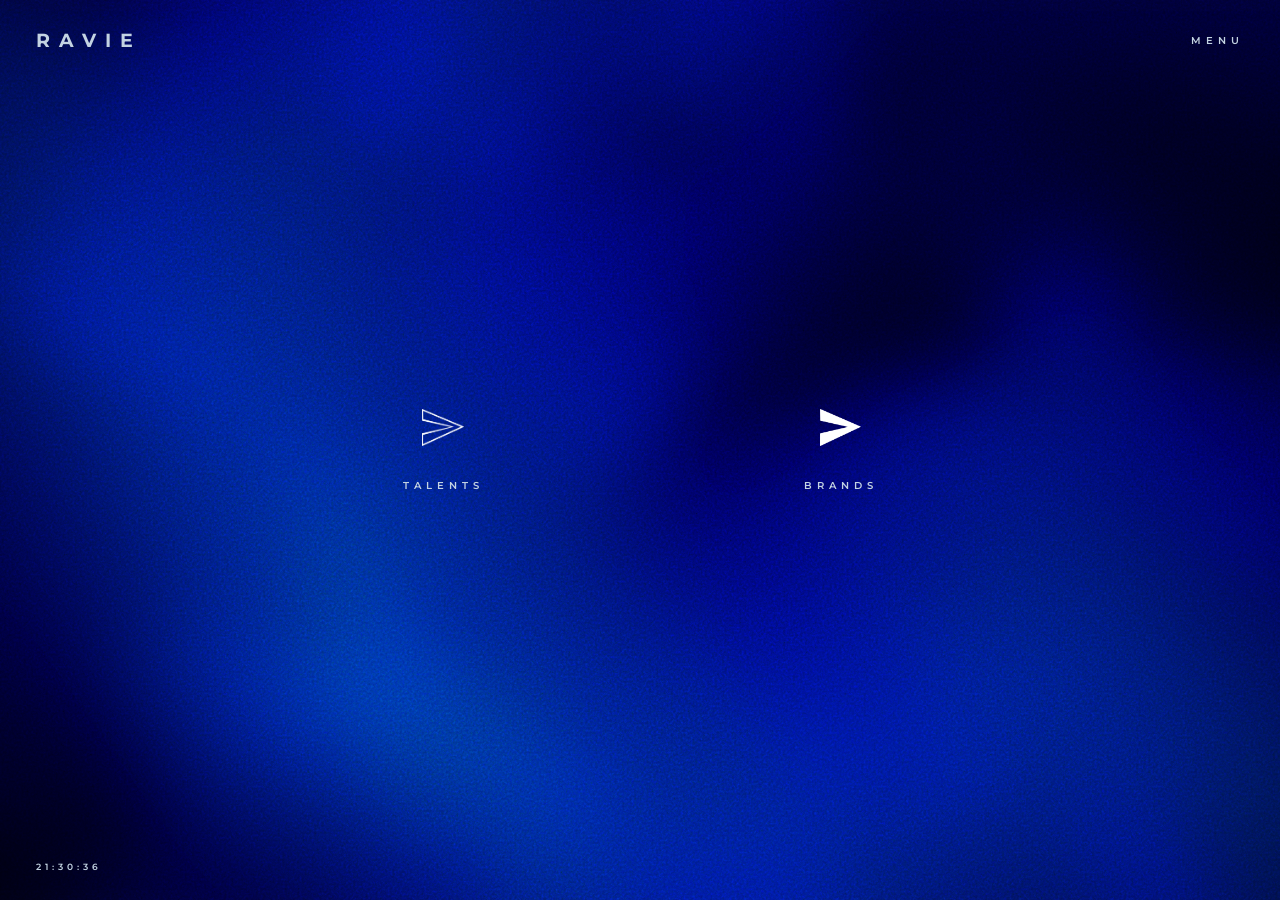
<file: index.html>
<!DOCTYPE html>
<html lang="en">
<head>
    <meta charset="UTF-8">
    <meta name="viewport" content="width=device-width, initial-scale=1.0, maximum-scale=1.0, user-scalable=no">
    
    <!-- Clean, professional title and description -->
    <title>RAVIE: The Talent Network</title>
    <meta name="description" content="We connect brands with potential talents.">

    <!-- Open Graph / Facebook / Instagram Link Preview Tags -->
    <meta property="og:type" content="website">
    <meta property="og:url" content="https://ravie.in/">
    <meta property="og:title" content="RAVIE: The Talent Network">
    <meta property="og:description" content="We connect brands with potential talents.">
    <!-- Make sure you upload an image named og-share.jpg to your github for this to work -->
    <meta property="og:image" content="https://ravie.in/og-share.jpg">

    <!-- Twitter Link Preview Tags -->
    <meta property="twitter:card" content="summary_large_image">
    <meta property="twitter:url" content="https://ravie.in/">
    <meta property="twitter:title" content="RAVIE: The Talent Network">
    <meta property="twitter:description" content="We connect brands with potential talents.">
    <meta property="twitter:image" content="https://ravie.in/og-share.jpg">

    <link rel="stylesheet" href="style.css">
    <link href="https://fonts.googleapis.com/css2?family=Montserrat:wght@400;600;700&family=Sen:wght@400;600&display=swap" rel="stylesheet">
</head>
<body>

    <canvas id="webgl-canvas" class="depth-surface"></canvas>
    <div class="grain"></div>

    <!-- DESKTOP HEADER -->
    <header class="top-nav">
        <div class="logo-container">
            <a href="index.html" style="text-decoration: none;"><span class="text-logo">RAVIE</span></a>
        </div>
        <div class="gateway-menu-toggle" id="gateway-menu-btn">MENU</div>
        <div class="hamburger" id="hamburger-menu">
            <div class="bar"></div>
            <div class="bar"></div>
            <div class="bar"></div>
        </div>
    </header>

    <!-- DESKTOP GLASS MENU OVERLAY -->
    <div class="liquid-glass-overlay" id="liquid-glass-overlay">
        <nav class="glass-nav-links">
            <span onclick="window.location.href='index.html'">HOME</span>
            <span onclick="window.location.href='about.html'">ABOUT</span>
            <span onclick="window.location.href='socials.html'">CONTACT US</span>
            <span onclick="window.location.href='policy.html'">LEGAL</span>
        </nav>
        <div class="copyright-footer">&copy; 2026 RAVIE. All rights reserved.</div>
    </div>

    <!-- MOBILE DROPDOWN -->
    <div class="mobile-dropdown" id="mobile-dropdown">
        <nav class="mobile-nav-links">
            <span onclick="window.location.href='index.html'">HOME</span>
            <span onclick="window.location.href='about.html'">ABOUT</span>
            <span onclick="window.location.href='socials.html'">CONTACT US</span>
            <span onclick="window.location.href='policy.html'">TERMS & POLICIES</span>
      
        </nav>
    </div>

    <!-- MAIN APP -->
    <main id="app-container">

        <!-- GATEWAY: The split-screen chooser -->
        <section id="gateway-view" class="view active-view">
            <div class="split-container">
                <div class="split-option" id="btn-creators">
                    <img src="assets/creator (web logo).png" alt="Talents" class="split-icon">
                    <span class="split-text">TALENTS</span>
                </div>
                <div class="split-option" id="btn-brands">
                    <img src="assets/Brand (web logo).png" alt="Brands" class="split-icon">
                    <span class="split-text">BRANDS</span>
                </div>
            </div>
        </section>

        <!-- PLATFORM: The ledger content view -->
        <section id="platform-view" class="view">

            <aside class="platform-sidebar">
                <div class="sidebar-option active-sidebar" id="side-talents">
                    <span>TALENTS</span>
                </div>
                <div class="sidebar-option" id="side-brands">
                    <span>BRANDS</span>
                </div>
            </aside>

            <div class="platform-content">

                <div class="ledger-stream" id="ledger-talents">
                    <div class="raw-text-block">
                        <h2>FOR TALENTS</h2>
                        <p>At RAVIE, we take time to actually understand your content, style, and vision. If you have an engaging community, we connect you with brands that genuinely fit your niche.</p>
                        <p>We believe every small creator has potential and they must be rewarded. Beyond just brand deals, we also help with creative direction, giving you fresh ideas whenever you get stuck or when you want to try something new.</p>
                        <p>Together, we take your content to the next level. Our model is open for every potential creator, and that's how we are <strong>Decentralizing Opportunities.</strong></p>
                        <a href="mailto:talents@ravie.in" class="terminal-link">Email &mdash; talents@ravie.in</a>
                    </div>
                </div>

                <div class="ledger-stream" id="ledger-brands">
                    <div class="raw-text-block">
                        <h2>FOR BRANDS</h2>
                        <p>We believe various potential creators can do more for you than a few big ones. So we take time to understand what your brand stands for and who you're trying to reach. Then we match you with hundreds of potential small creators whose content genuinely aligns with your goals, not whoever only has the biggest following.</p>
                        <p>We work closely with these small creators to shape content that feels native to their platform while still delivering your message clearly.</p>
                        <p>A few big people can't represent the whole niche due to a lack of deep connection, so spreading brand awareness among thousands of small creators is our vision.</p>
                        <a href="mailto:brands@ravie.in" class="terminal-link">Email &mdash; brands@ravie.in</a>
                    </div>
                </div>

            </div>
        </section>

    </main>

    <!-- Clock &mdash; desktop only, hidden on mobile via CSS -->
    <div id="console-clock">00:00:00</div>

    <script src="script.js"></script>
</body>
</html>
</file>
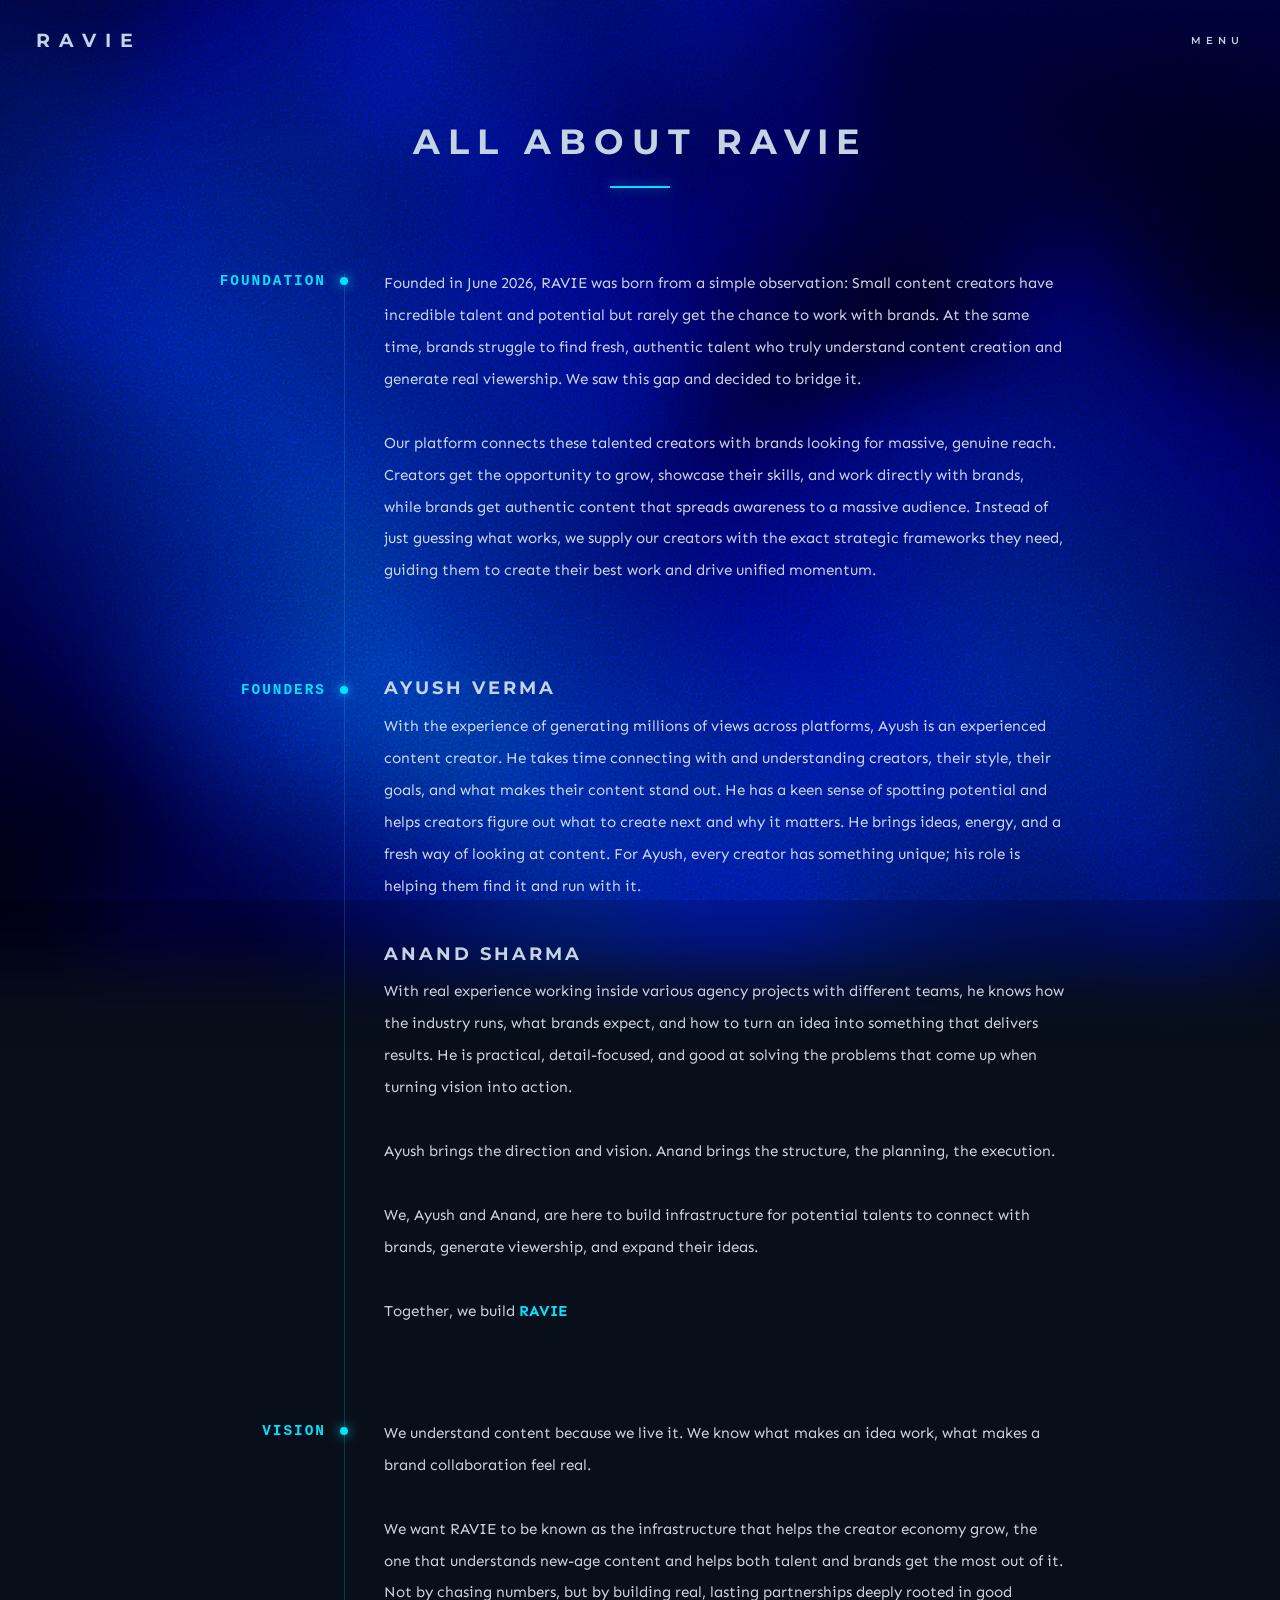
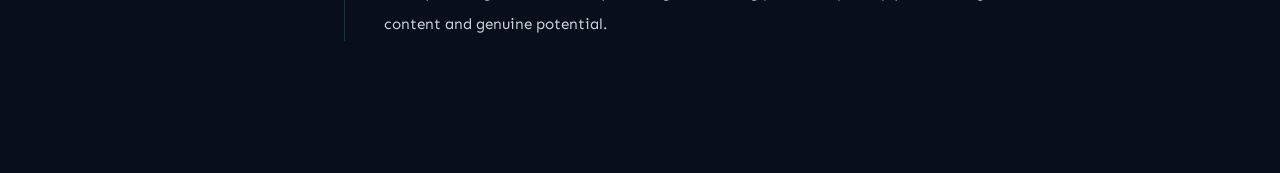
<file: about.html>
<!DOCTYPE html>
<html lang="en">
<head>
    <meta charset="UTF-8">
    <meta name="viewport" content="width=device-width, initial-scale=1.0, maximum-scale=1.0, user-scalable=no">
    <title>About | Ravie.in</title>
    <link rel="stylesheet" href="style.css">
    <link href="https://fonts.googleapis.com/css2?family=Montserrat:wght@400;600;700&family=Sen:wght@400;600&display=swap" rel="stylesheet">
</head>
<body>
    <canvas id="webgl-canvas" class="depth-surface"></canvas>
    <div class="grain"></div>

    <header class="top-nav">
        <div class="logo-container">
            <a href="index.html" style="text-decoration: none;"><span class="text-logo">RAVIE</span></a>
        </div>
        <div class="gateway-menu-toggle" id="gateway-menu-btn">MENU</div>
        <div class="hamburger" id="hamburger-menu">
            <div class="bar"></div>
            <div class="bar"></div>
            <div class="bar"></div>
        </div>
    </header>

    <div class="liquid-glass-overlay" id="liquid-glass-overlay">
      <nav class="glass-nav-links">
        <span onclick="window.location.href='index.html'">HOME</span>
        <span onclick="window.location.href='about.html'">ABOUT</span>
        <span onclick="window.location.href='socials.html'">CONTACT US</span>
        <span onclick="window.location.href='policy.html'">LEGAL</span>
      </nav>
      <div class="copyright-footer">&copy; 2026 RAVIE. All rights reserved.</div>
    </div>

    <div class="mobile-dropdown" id="mobile-dropdown">
        <nav class="mobile-nav-links">
            <span onclick="window.location.href='index.html'">HOME</span>
            <span onclick="window.location.href='about.html'">ABOUT</span>
            <span onclick="window.location.href='socials.html'">CONTACT US</span>
             <span onclick="window.location.href='policy.html'">TERMS & POLICIES</span>
        </nav>
    </div>

    <main id="about-container" class="page-container">
        <h1 class="page-title">ALL ABOUT RAVIE</h1>

        <div class="timeline-wrapper">
            <div class="timeline-step">
                <div class="step-indicator">
                    <span class="step-name">FOUNDATION</span>
                    <div class="step-node"></div>
                </div>
                <div class="step-content raw-text-block">
                    <p>Founded in June 2026, RAVIE was born from a simple observation: Small content creators have incredible talent and potential but rarely get the chance to work with brands. At the same time, brands struggle to find fresh, authentic talent who truly understand content creation and generate real viewership. We saw this gap and decided to bridge it.</p>
                    <p>Our platform connects these talented creators with brands looking for massive, genuine reach. Creators get the opportunity to grow, showcase their skills, and work directly with brands, while brands get authentic content that spreads awareness to a massive audience. Instead of just guessing what works, we supply our creators with the exact strategic frameworks they need, guiding them to create their best work and drive unified momentum.</p>
                </div>
            </div>

            <div class="timeline-step">
                <div class="step-indicator">
                    <span class="step-name">FOUNDERS</span>
                    <div class="step-node"></div>
                </div>
                <div class="step-content raw-text-block">
                    <h3>Ayush Verma</h3>
                    <p>With the experience of generating millions of views across platforms, Ayush is an experienced content creator. He takes time connecting with and understanding creators, their style, their goals, and what makes their content stand out. He has a keen sense of spotting potential and helps creators figure out what to create next and why it matters. He brings ideas, energy, and a fresh way of looking at content. For Ayush, every creator has something unique; his role is helping them find it and run with it.</p>

                    <h3>Anand Sharma</h3>
                    <p>With real experience working inside various agency projects with different teams, he knows how the industry runs, what brands expect, and how to turn an idea into something that delivers results. He is practical, detail-focused, and good at solving the problems that come up when turning vision into action.</p>

                    <p>Ayush brings the direction and vision. Anand brings the structure, the planning, the execution.</p>
                    <p>We, Ayush and Anand, are here to build infrastructure for potential talents to connect with brands, generate viewership, and expand their ideas.</p>
                    <p>Together, we build <strong>RAVIE</strong></p>
                </div>
            </div>

            <div class="timeline-step">
                <div class="step-indicator">
                    <span class="step-name">VISION</span>
                    <div class="step-node"></div>
                </div>
                <div class="step-content raw-text-block">
                    <p>We understand content because we live it. We know what makes an idea work, what makes a brand collaboration feel real.</p>
                    <p>We want RAVIE to be known as the infrastructure that helps the creator economy grow, the one that understands new-age content and helps both talent and brands get the most out of it. Not by chasing numbers, but by building real, lasting partnerships deeply rooted in good content and genuine potential.</p>
                </div>
            </div>
        </div>
    </main>

    <script src="script.js"></script>
</body>
</html>
</file>
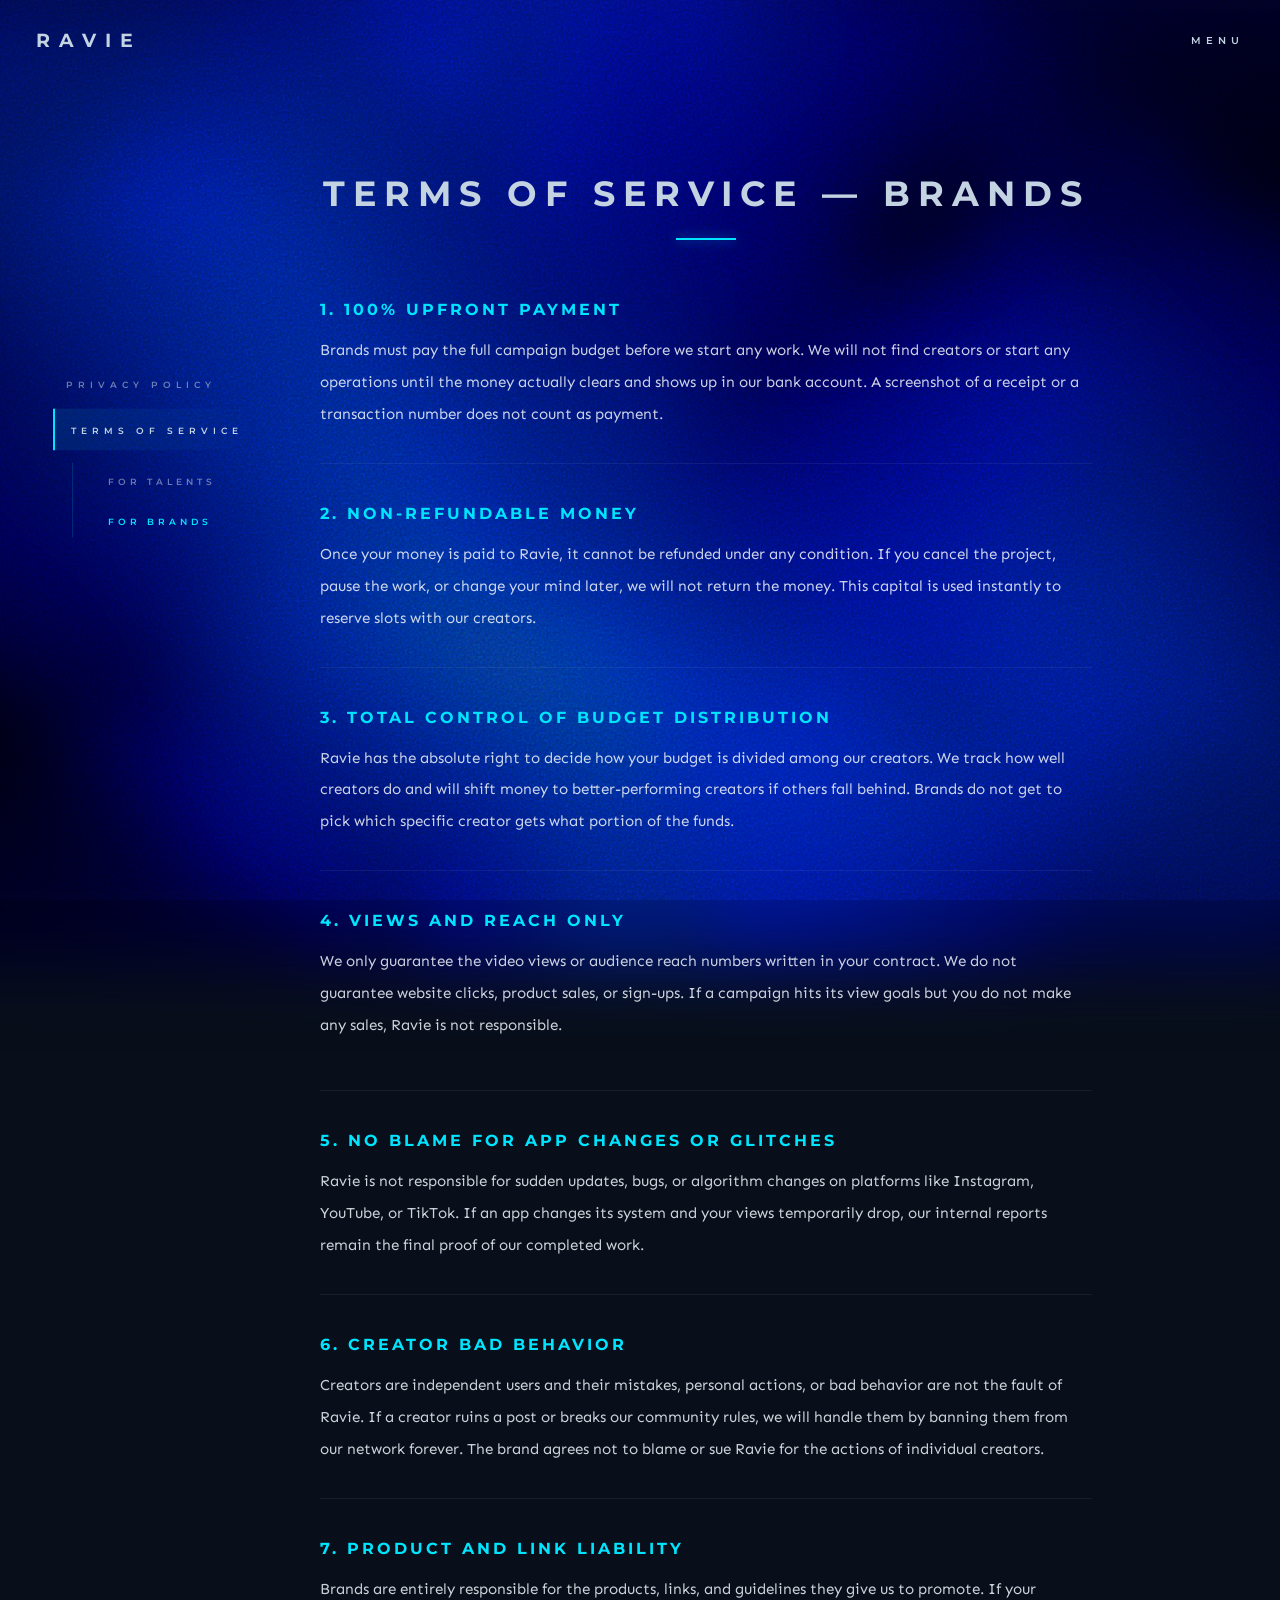
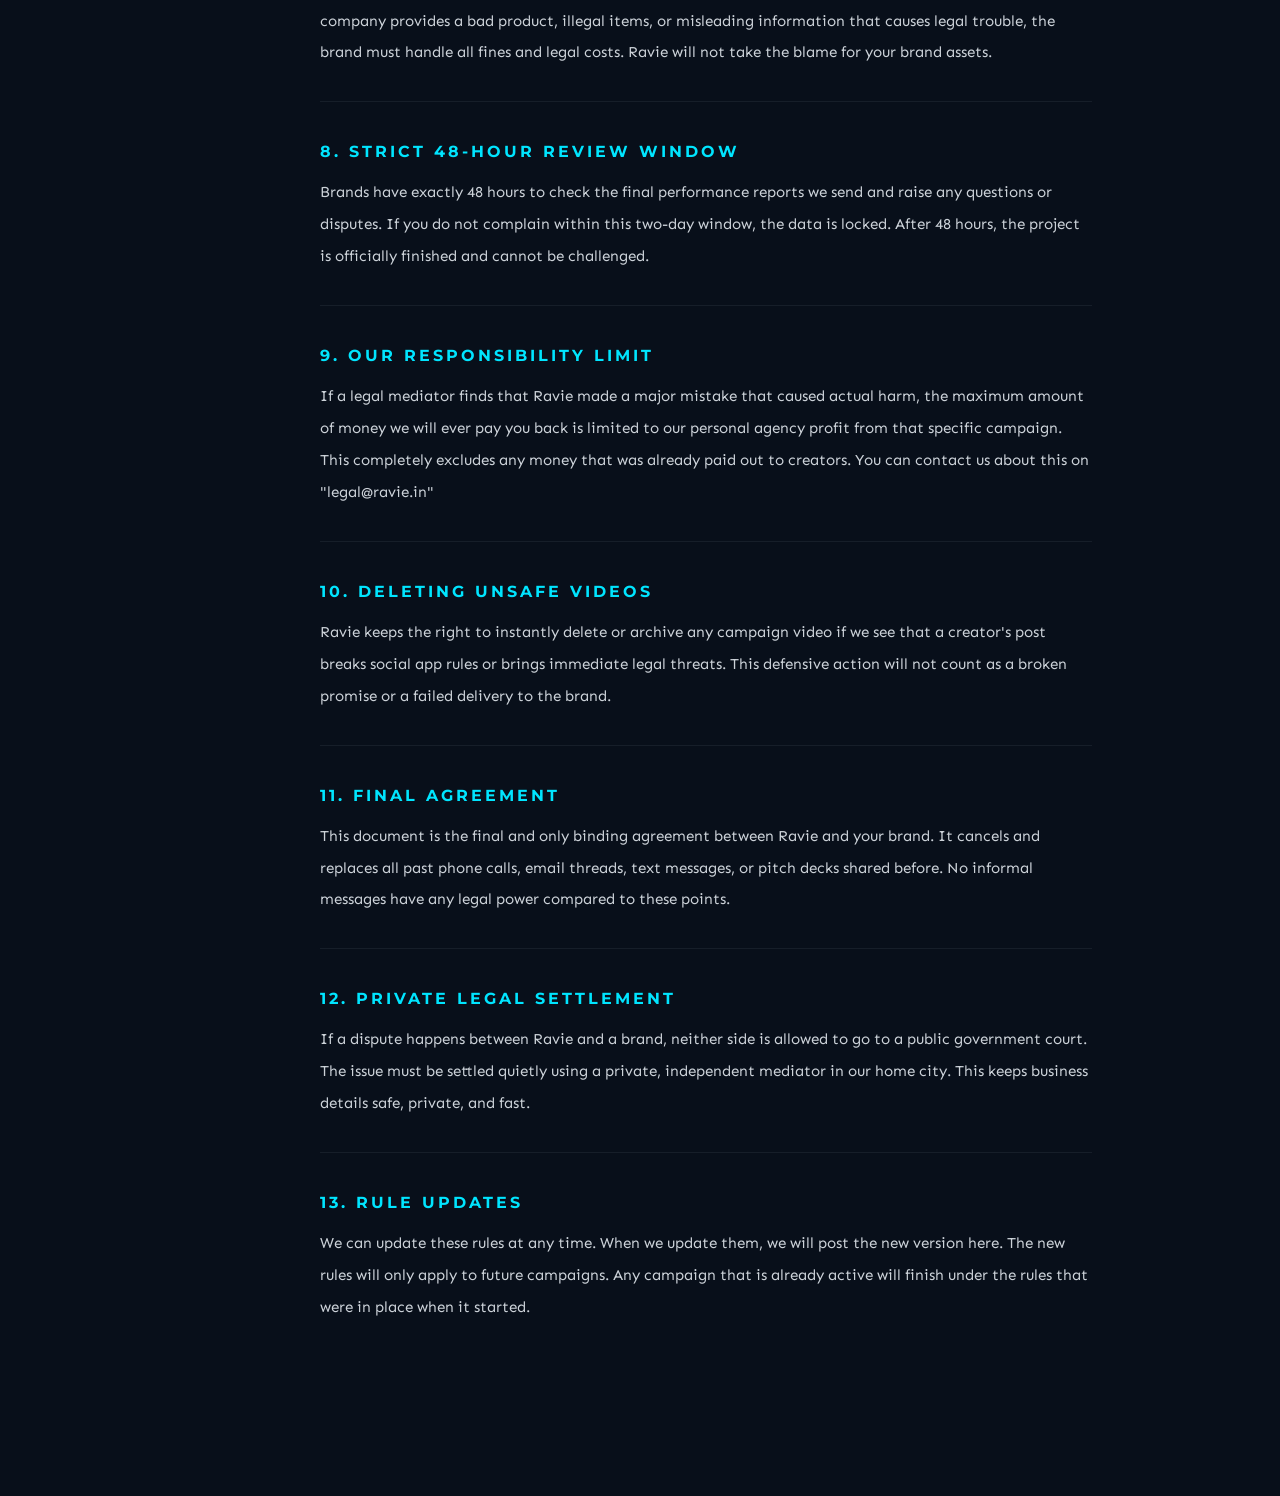
<file: brand-tos.html>
<!DOCTYPE html>
<html lang="en">
<head>
    <meta charset="UTF-8">
    <meta name="viewport" content="width=device-width, initial-scale=1.0">
    <title>RAVIE - Terms for Brands</title>
    <link rel="stylesheet" href="style.css">
    <link href="https://fonts.googleapis.com/css2?family=Montserrat:wght@400;600;700&family=Sen:wght@400;600&display=swap" rel="stylesheet">
</head>
<body class="legal-page">
    <canvas id="webgl-canvas" class="depth-surface"></canvas>
    <div class="grain"></div>

    <header class="top-nav">
        <div class="logo-container">
            <a href="index.html" style="text-decoration: none;"><span class="text-logo">RAVIE</span></a>
        </div>
        <div class="gateway-menu-toggle" id="gateway-menu-btn">MENU</div>
        <div class="hamburger" id="hamburger-menu">
            <div class="bar"></div>
            <div class="bar"></div>
            <div class="bar"></div>
        </div>
    </header>

    <div class="liquid-glass-overlay" id="liquid-glass-overlay">
        <nav class="glass-nav-links">
            <span onclick="window.location.href='index.html'">HOME</span>
            <span onclick="window.location.href='about.html'">ABOUT</span>
            <span onclick="window.location.href='socials.html'">CONTACT US</span>
            <span onclick="window.location.href='policy.html'">LEGAL</span>
        </nav>
        <div class="copyright-footer">&copy; 2026 RAVIE. All rights reserved.</div>
    </div>

    <div class="mobile-dropdown" id="mobile-dropdown">
        <nav class="mobile-nav-links">
            <span onclick="window.location.href='index.html'">HOME</span>
            <span onclick="window.location.href='about.html'">ABOUT</span>
            <span onclick="window.location.href='socials.html'">CONTACT US</span>
             <span onclick="window.location.href='policy.html'">TERMS & POLICIES</span>
        </nav>
    </div>
<aside class="sidebar-compass">
    <div class="sidebar-option" onclick="window.location.href='policy.html'">
        <span>PRIVACY POLICY</span>
    </div>
    <div class="sidebar-option active-sidebar" onclick="window.location.href='talent-tos.html'">
        <span>TERMS OF SERVICE</span>
    </div>
    <div class="compass-secondary submenu-open">
        <div class="sidebar-sub-option" onclick="window.location.href='talent-tos.html'">
            <span>FOR TALENTS</span>
        </div>
        <div class="sidebar-sub-option active-sub" onclick="window.location.href='brand-tos.html'">
            <span>FOR BRANDS</span>
        </div>
    </div>
</aside>
    <main class="legal-container page-container">
        <div class="legal-tabs">
            <a href="policy.html" class="legal-tab">PRIVACY POLICY</a>
            <a href="talent-tos.html" class="legal-tab active-tab">TERMS OF SERVICE</a>
        </div>

        <div class="legal-sub-tabs">
            <a href="talent-tos.html" class="legal-sub-tab">FOR TALENTS</a>
            <a href="brand-tos.html" class="legal-sub-tab active-sub-tab">FOR BRANDS</a>
        </div>

        <h1 class="page-title">TERMS OF SERVICE &mdash; BRANDS</h1>

        <div class="legal-content raw-text-block">
            <div class="legal-section">
                <h3>1. 100% Upfront Payment</h3>
                <p>Brands must pay the full campaign budget before we start any work. We will not find creators or start any operations until the money actually clears and shows up in our bank account. A screenshot of a receipt or a transaction number does not count as payment.</p>
            </div>

            <div class="legal-section">
                <h3>2. Non-Refundable Money</h3>
                <p>Once your money is paid to Ravie, it cannot be refunded under any condition. If you cancel the project, pause the work, or change your mind later, we will not return the money. This capital is used instantly to reserve slots with our creators.</p>
            </div>

            <div class="legal-section">
                <h3>3. Total Control of Budget Distribution</h3>
                <p>Ravie has the absolute right to decide how your budget is divided among our creators. We track how well creators do and will shift money to better-performing creators if others fall behind. Brands do not get to pick which specific creator gets what portion of the funds.</p>
            </div>

            <div class="legal-section">
                <h3>4. Views and Reach Only</h3>
                <div class="legal-blockquote">
                    <p>We only guarantee the video views or audience reach numbers written in your contract. We do not guarantee website clicks, product sales, or sign-ups. If a campaign hits its view goals but you do not make any sales, Ravie is not responsible.</p>
                </div>
            </div>

            <div class="legal-section">
                <h3>5. No Blame for App Changes or Glitches</h3>
                <p>Ravie is not responsible for sudden updates, bugs, or algorithm changes on platforms like Instagram, YouTube, or TikTok. If an app changes its system and your views temporarily drop, our internal reports remain the final proof of our completed work.</p>
            </div>

            <div class="legal-section">
                <h3>6. Creator Bad Behavior</h3>
                <p>Creators are independent users and their mistakes, personal actions, or bad behavior are not the fault of Ravie. If a creator ruins a post or breaks our community rules, we will handle them by banning them from our network forever. The brand agrees not to blame or sue Ravie for the actions of individual creators.</p>
            </div>

            <div class="legal-section">
                <h3>7. Product and Link Liability</h3>
                <p>Brands are entirely responsible for the products, links, and guidelines they give us to promote. If your company provides a bad product, illegal items, or misleading information that causes legal trouble, the brand must handle all fines and legal costs. Ravie will not take the blame for your brand assets.</p>
            </div>

            <div class="legal-section">
                <h3>8. Strict 48-Hour Review Window</h3>
                <p>Brands have exactly 48 hours to check the final performance reports we send and raise any questions or disputes. If you do not complain within this two-day window, the data is locked. After 48 hours, the project is officially finished and cannot be challenged.</p>
            </div>

            <div class="legal-section">
                <h3>9. Our Responsibility Limit</h3>
                <p>If a legal mediator finds that Ravie made a major mistake that caused actual harm, the maximum amount of money we will ever pay you back is limited to our personal agency profit from that specific campaign. This completely excludes any money that was already paid out to creators. You can contact us about this on "legal@ravie.in"</p>
            </div>

            <div class="legal-section">
                <h3>10. Deleting Unsafe Videos</h3>
                <p>Ravie keeps the right to instantly delete or archive any campaign video if we see that a creator&#39;s post breaks social app rules or brings immediate legal threats. This defensive action will not count as a broken promise or a failed delivery to the brand.</p>
            </div>

            <div class="legal-section">
                <h3>11. Final Agreement</h3>
                <p>This document is the final and only binding agreement between Ravie and your brand. It cancels and replaces all past phone calls, email threads, text messages, or pitch decks shared before. No informal messages have any legal power compared to these points.</p>
            </div>

            <div class="legal-section">
                <h3>12. Private Legal Settlement</h3>
                <p>If a dispute happens between Ravie and a brand, neither side is allowed to go to a public government court. The issue must be settled quietly using a private, independent mediator in our home city. This keeps business details safe, private, and fast.</p>
            </div>

            <div class="legal-section">
                <h3>13. Rule Updates</h3>
                <p>We can update these rules at any time. When we update them, we will post the new version here. The new rules will only apply to future campaigns. Any campaign that is already active will finish under the rules that were in place when it started.</p>
            </div>
        </div>
    </main>

    <script src="script.js"></script>
</body>
</html>
</file>
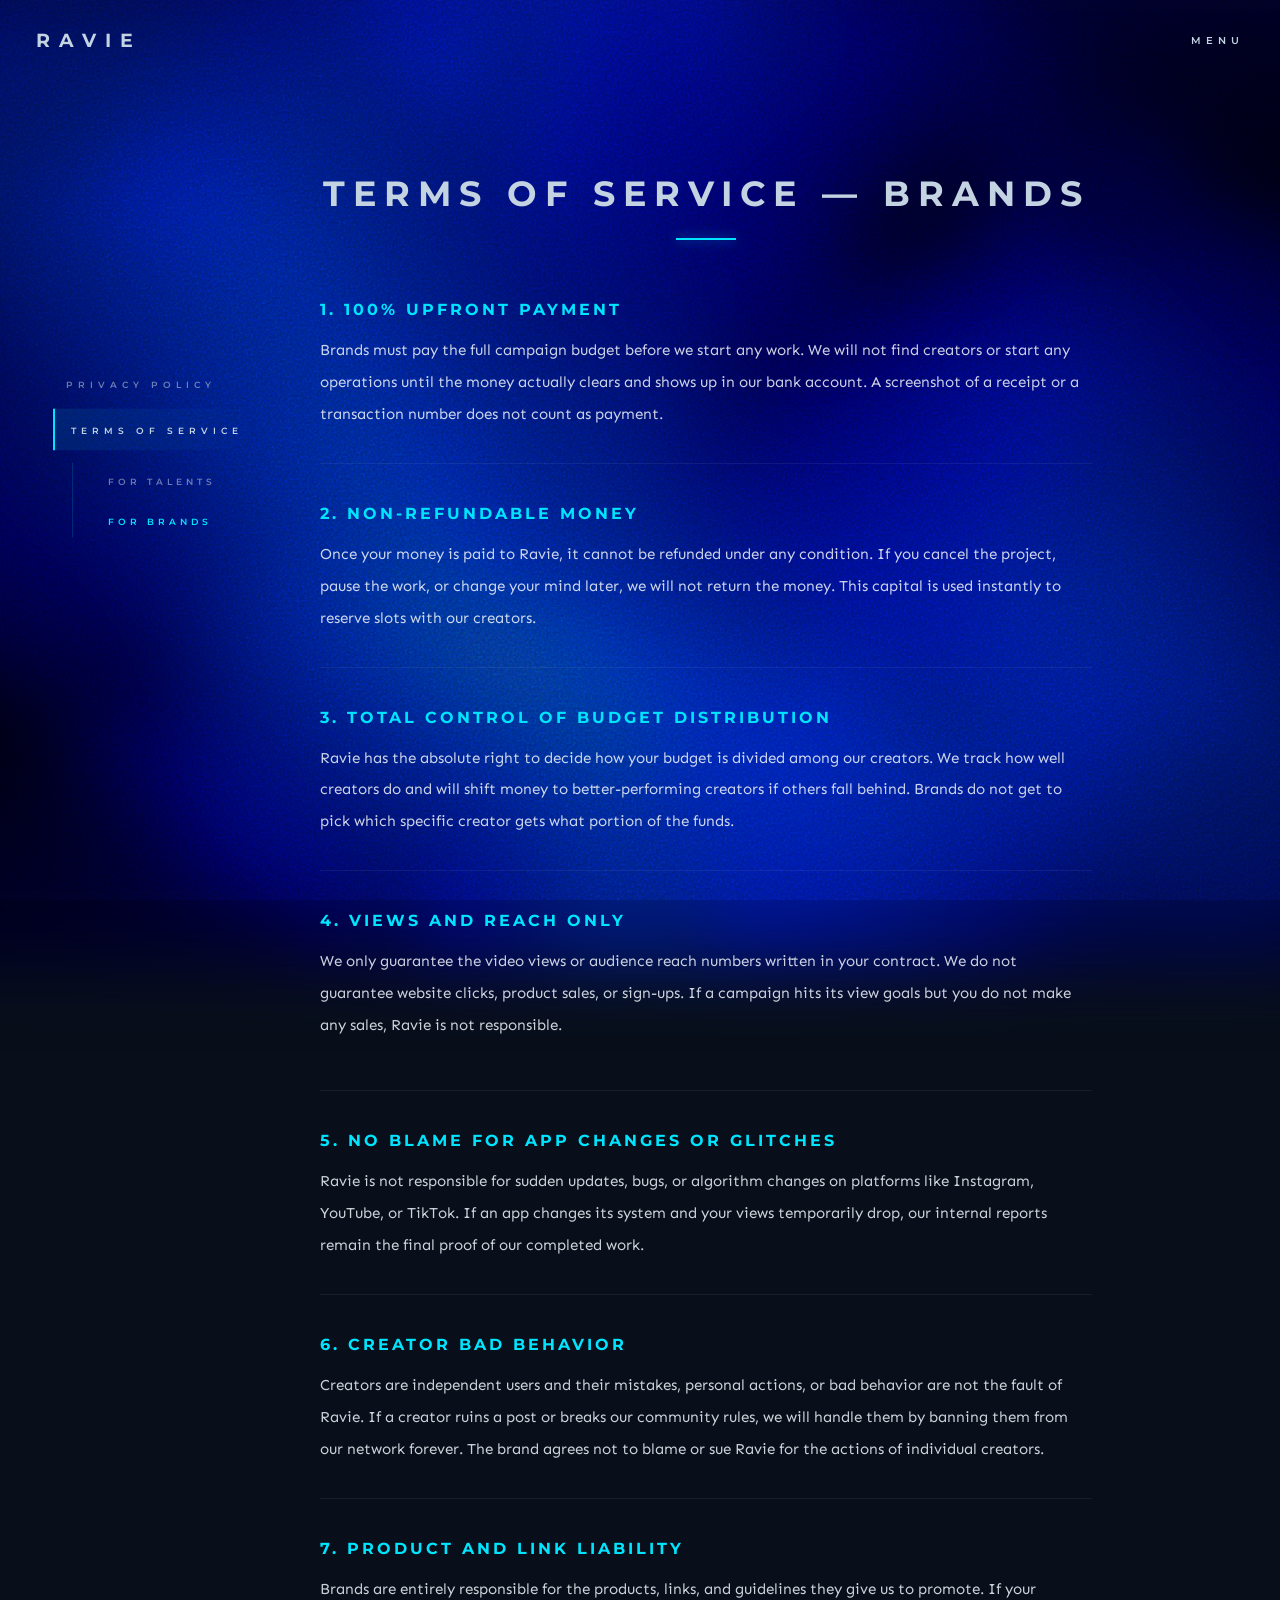
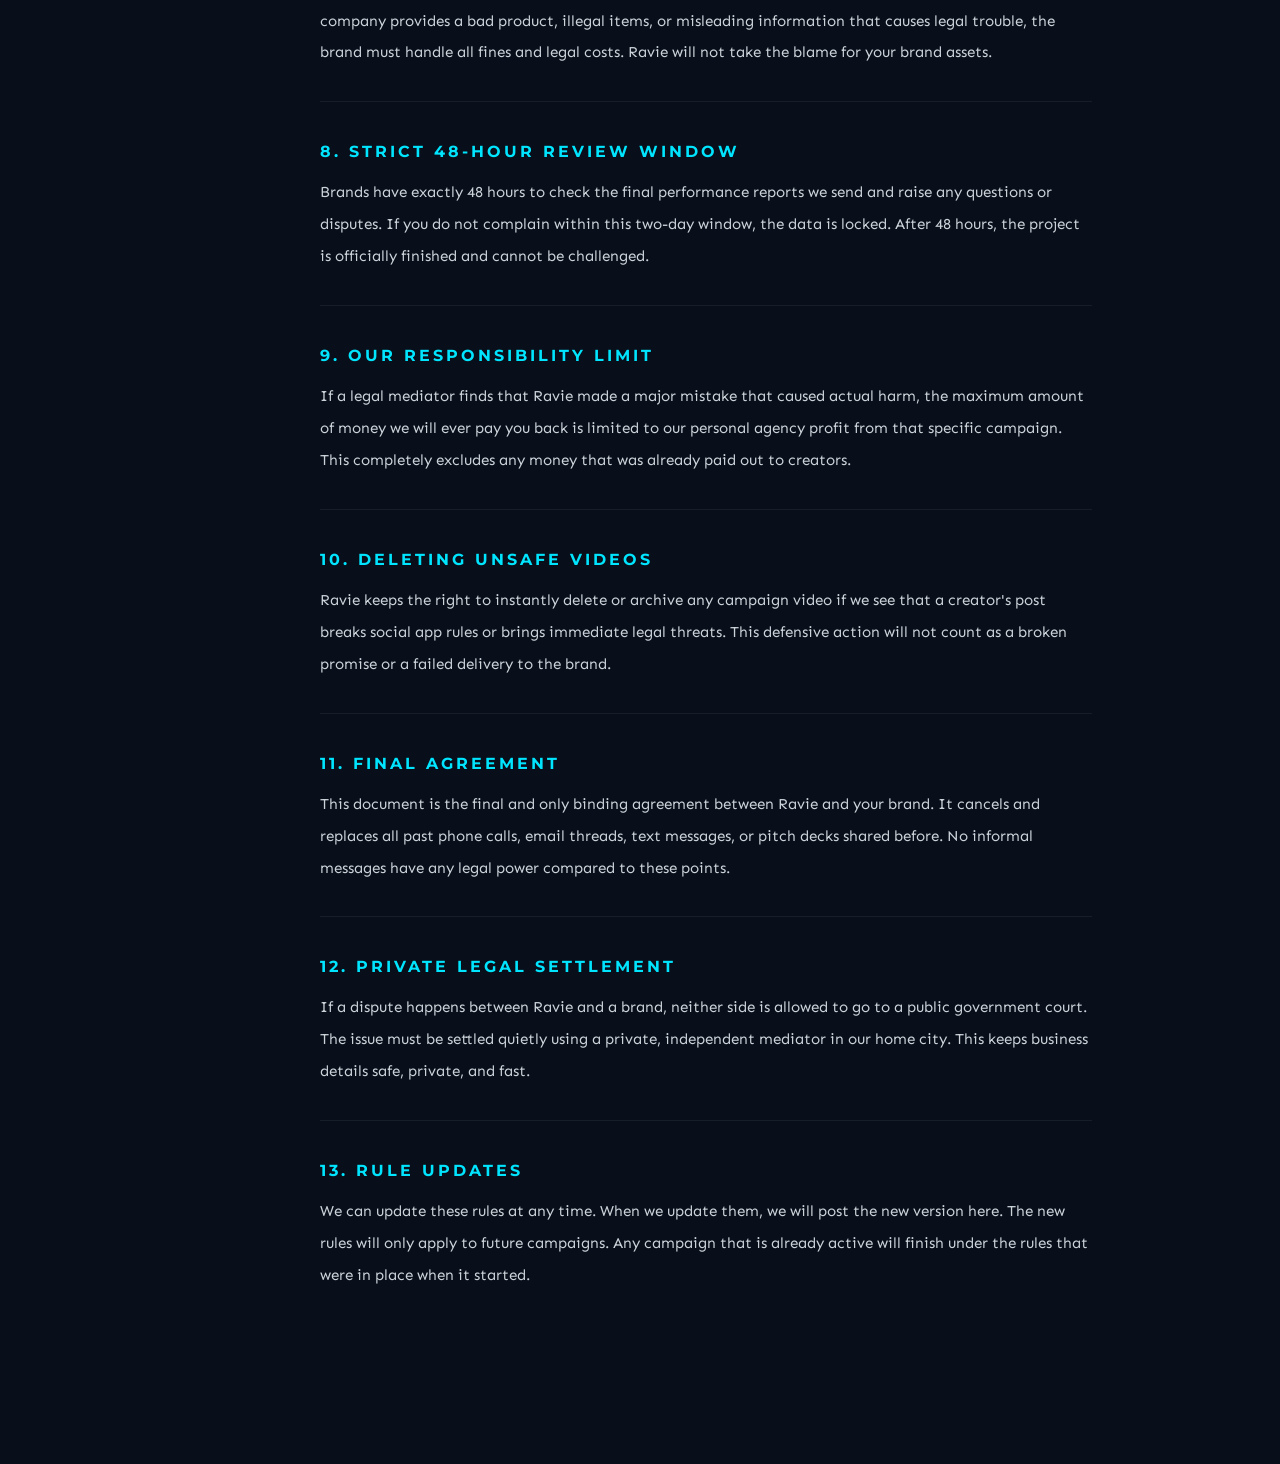
<file: bterms.html>
<!DOCTYPE html>
<html lang="en">
<head>
    <meta charset="UTF-8">
    <meta name="viewport" content="width=device-width, initial-scale=1.0">
    <title>RAVIE - Terms for Brands</title>
    <link rel="stylesheet" href="style.css">
    <link href="https://fonts.googleapis.com/css2?family=Montserrat:wght@400;600;700&family=Sen:wght@400;600&display=swap" rel="stylesheet">
</head>
<body class="legal-page">
    <canvas id="webgl-canvas" class="depth-surface"></canvas>
    <div class="grain"></div>

    <header class="top-nav">
        <div class="logo-container">
            <a href="index.html" style="text-decoration: none;"><span class="text-logo">RAVIE</span></a>
        </div>
        <div class="gateway-menu-toggle" id="gateway-menu-btn">MENU</div>
        <div class="hamburger" id="hamburger-menu">
            <div class="bar"></div>
            <div class="bar"></div>
            <div class="bar"></div>
        </div>
    </header>

    <div class="liquid-glass-overlay" id="liquid-glass-overlay">
        <nav class="glass-nav-links">
            <span onclick="window.location.href='index.html'">HOME</span>
            <span onclick="window.location.href='about.html'">ABOUT</span>
            <span onclick="window.location.href='socials.html'">CONTACT US</span>
            <span onclick="window.location.href='policy.html'">LEGAL</span>
        </nav>
        <div class="copyright-footer">&copy; 2026 RAVIE. All rights reserved.</div>
    </div>

    <div class="mobile-dropdown" id="mobile-dropdown">
        <nav class="mobile-nav-links">
            <span onclick="window.location.href='index.html'">HOME</span>
            <span onclick="window.location.href='about.html'">ABOUT</span>
            <span onclick="window.location.href='socials.html'">CONTACT US</span>
             <span onclick="window.location.href='policy.html'">TERMS & POLICIES</span>
        </nav>
    </div>
<aside class="sidebar-compass">
    <div class="sidebar-option" onclick="window.location.href='policy.html'">
        <span>PRIVACY POLICY</span>
    </div>
    <div class="sidebar-option active-sidebar" onclick="window.location.href='tterms.html'">
        <span>TERMS OF SERVICE</span>
    </div>
    <div class="compass-secondary submenu-open">
        <div class="sidebar-sub-option" onclick="window.location.href='tterms.html'">
            <span>FOR TALENTS</span>
        </div>
        <div class="sidebar-sub-option active-sub" onclick="window.location.href='bterms.html'">
            <span>FOR BRANDS</span>
        </div>
    </div>
</aside>
    <main class="legal-container page-container">
        <div class="legal-tabs">
            <a href="policy.html" class="legal-tab">PRIVACY POLICY</a>
            <a href="tterms.html" class="legal-tab active-tab">TERMS OF SERVICE</a>
        </div>

        <div class="legal-sub-tabs">
            <a href="tterms.html" class="legal-sub-tab">FOR TALENTS</a>
            <a href="bterms.html" class="legal-sub-tab active-sub-tab">FOR BRANDS</a>
        </div>

        <h1 class="page-title">TERMS OF SERVICE &mdash; BRANDS</h1>

        <div class="legal-content raw-text-block">
            <div class="legal-section">
                <h3>1. 100% Upfront Payment</h3>
                <p>Brands must pay the full campaign budget before we start any work. We will not find creators or start any operations until the money actually clears and shows up in our bank account. A screenshot of a receipt or a transaction number does not count as payment.</p>
            </div>

            <div class="legal-section">
                <h3>2. Non-Refundable Money</h3>
                <p>Once your money is paid to Ravie, it cannot be refunded under any condition. If you cancel the project, pause the work, or change your mind later, we will not return the money. This capital is used instantly to reserve slots with our creators.</p>
            </div>

            <div class="legal-section">
                <h3>3. Total Control of Budget Distribution</h3>
                <p>Ravie has the absolute right to decide how your budget is divided among our creators. We track how well creators do and will shift money to better-performing creators if others fall behind. Brands do not get to pick which specific creator gets what portion of the funds.</p>
            </div>

            <div class="legal-section">
                <h3>4. Views and Reach Only</h3>
                <div class="legal-blockquote">
                    <p>We only guarantee the video views or audience reach numbers written in your contract. We do not guarantee website clicks, product sales, or sign-ups. If a campaign hits its view goals but you do not make any sales, Ravie is not responsible.</p>
                </div>
            </div>

            <div class="legal-section">
                <h3>5. No Blame for App Changes or Glitches</h3>
                <p>Ravie is not responsible for sudden updates, bugs, or algorithm changes on platforms like Instagram, YouTube, or TikTok. If an app changes its system and your views temporarily drop, our internal reports remain the final proof of our completed work.</p>
            </div>

            <div class="legal-section">
                <h3>6. Creator Bad Behavior</h3>
                <p>Creators are independent users and their mistakes, personal actions, or bad behavior are not the fault of Ravie. If a creator ruins a post or breaks our community rules, we will handle them by banning them from our network forever. The brand agrees not to blame or sue Ravie for the actions of individual creators.</p>
            </div>

            <div class="legal-section">
                <h3>7. Product and Link Liability</h3>
                <p>Brands are entirely responsible for the products, links, and guidelines they give us to promote. If your company provides a bad product, illegal items, or misleading information that causes legal trouble, the brand must handle all fines and legal costs. Ravie will not take the blame for your brand assets.</p>
            </div>

            <div class="legal-section">
                <h3>8. Strict 48-Hour Review Window</h3>
                <p>Brands have exactly 48 hours to check the final performance reports we send and raise any questions or disputes. If you do not complain within this two-day window, the data is locked. After 48 hours, the project is officially finished and cannot be challenged.</p>
            </div>

            <div class="legal-section">
                <h3>9. Our Responsibility Limit</h3>
                <p>If a legal mediator finds that Ravie made a major mistake that caused actual harm, the maximum amount of money we will ever pay you back is limited to our personal agency profit from that specific campaign. This completely excludes any money that was already paid out to creators.</p>
            </div>

            <div class="legal-section">
                <h3>10. Deleting Unsafe Videos</h3>
                <p>Ravie keeps the right to instantly delete or archive any campaign video if we see that a creator&#39;s post breaks social app rules or brings immediate legal threats. This defensive action will not count as a broken promise or a failed delivery to the brand.</p>
            </div>

            <div class="legal-section">
                <h3>11. Final Agreement</h3>
                <p>This document is the final and only binding agreement between Ravie and your brand. It cancels and replaces all past phone calls, email threads, text messages, or pitch decks shared before. No informal messages have any legal power compared to these points.</p>
            </div>

            <div class="legal-section">
                <h3>12. Private Legal Settlement</h3>
                <p>If a dispute happens between Ravie and a brand, neither side is allowed to go to a public government court. The issue must be settled quietly using a private, independent mediator in our home city. This keeps business details safe, private, and fast.</p>
            </div>

            <div class="legal-section">
                <h3>13. Rule Updates</h3>
                <p>We can update these rules at any time. When we update them, we will post the new version here. The new rules will only apply to future campaigns. Any campaign that is already active will finish under the rules that were in place when it started.</p>
            </div>
        </div>
    </main>

    <script src="script.js"></script>
</body>
</html>
</file>
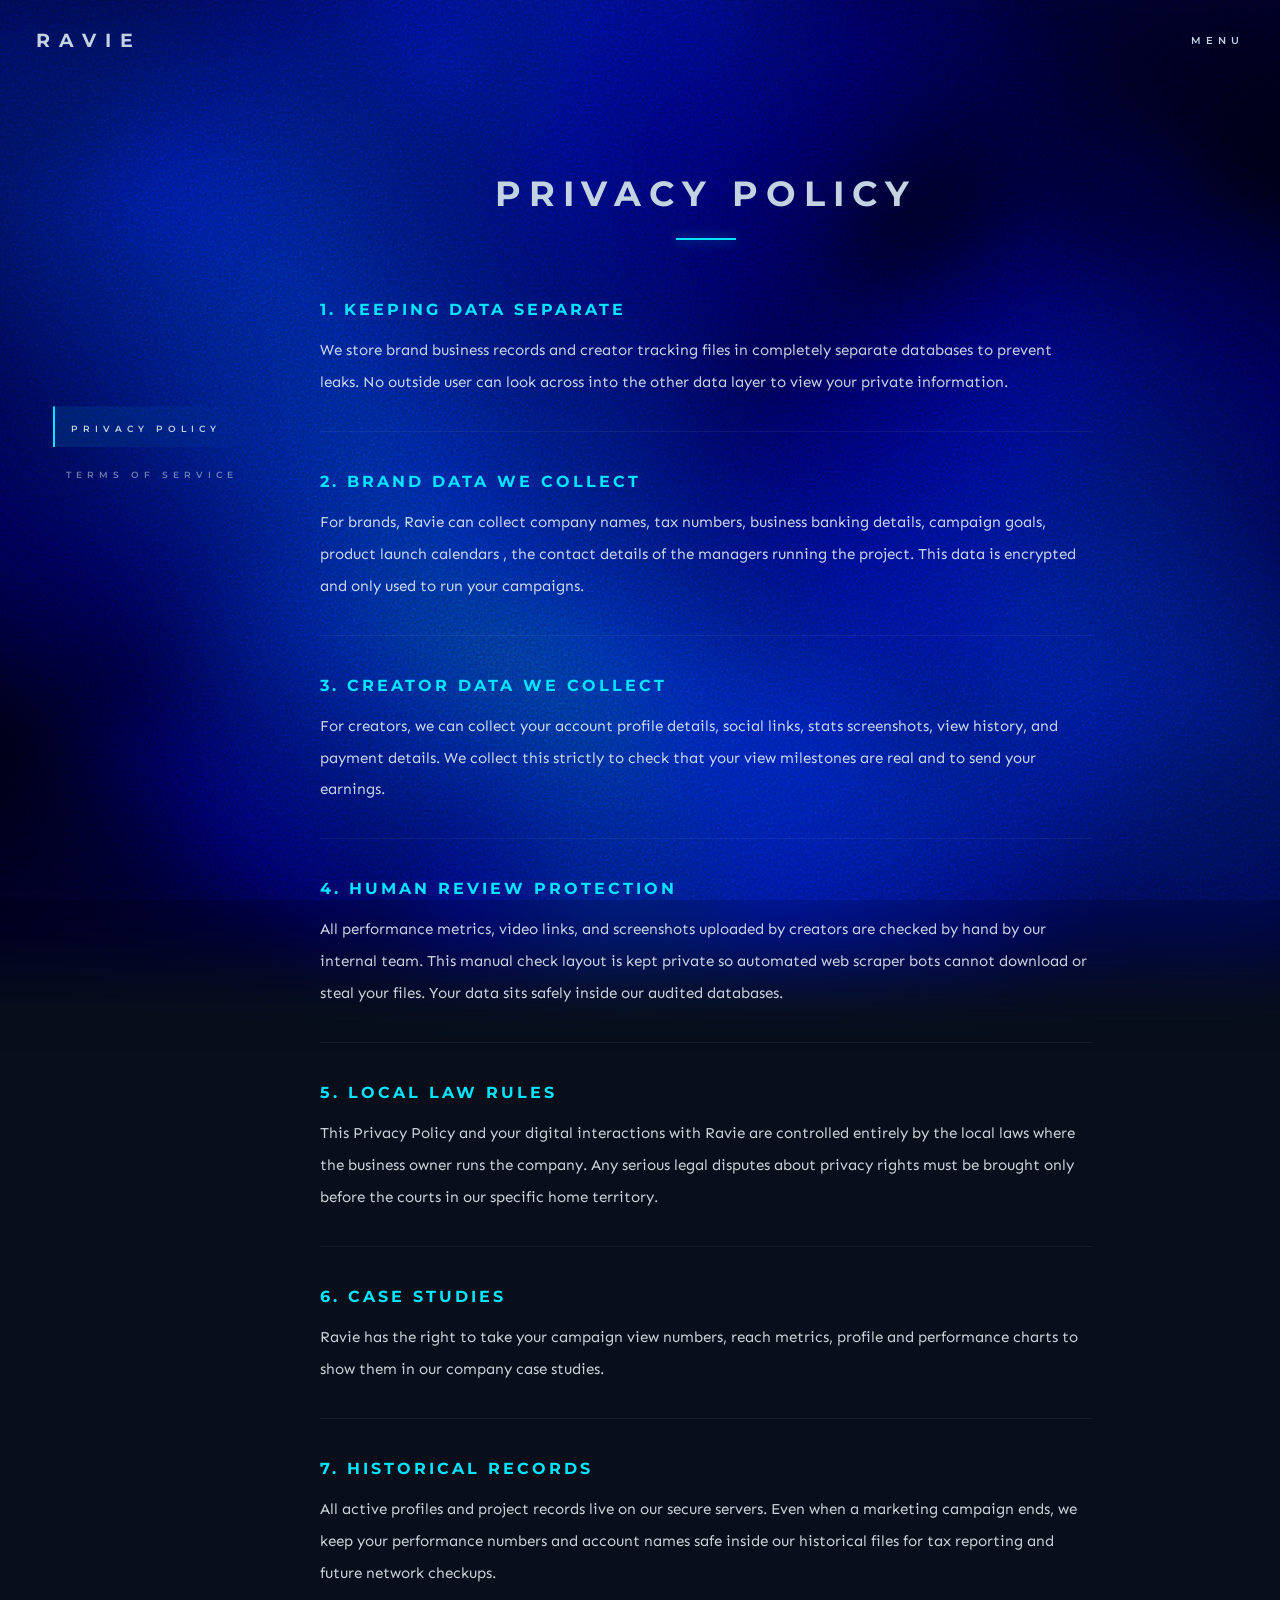
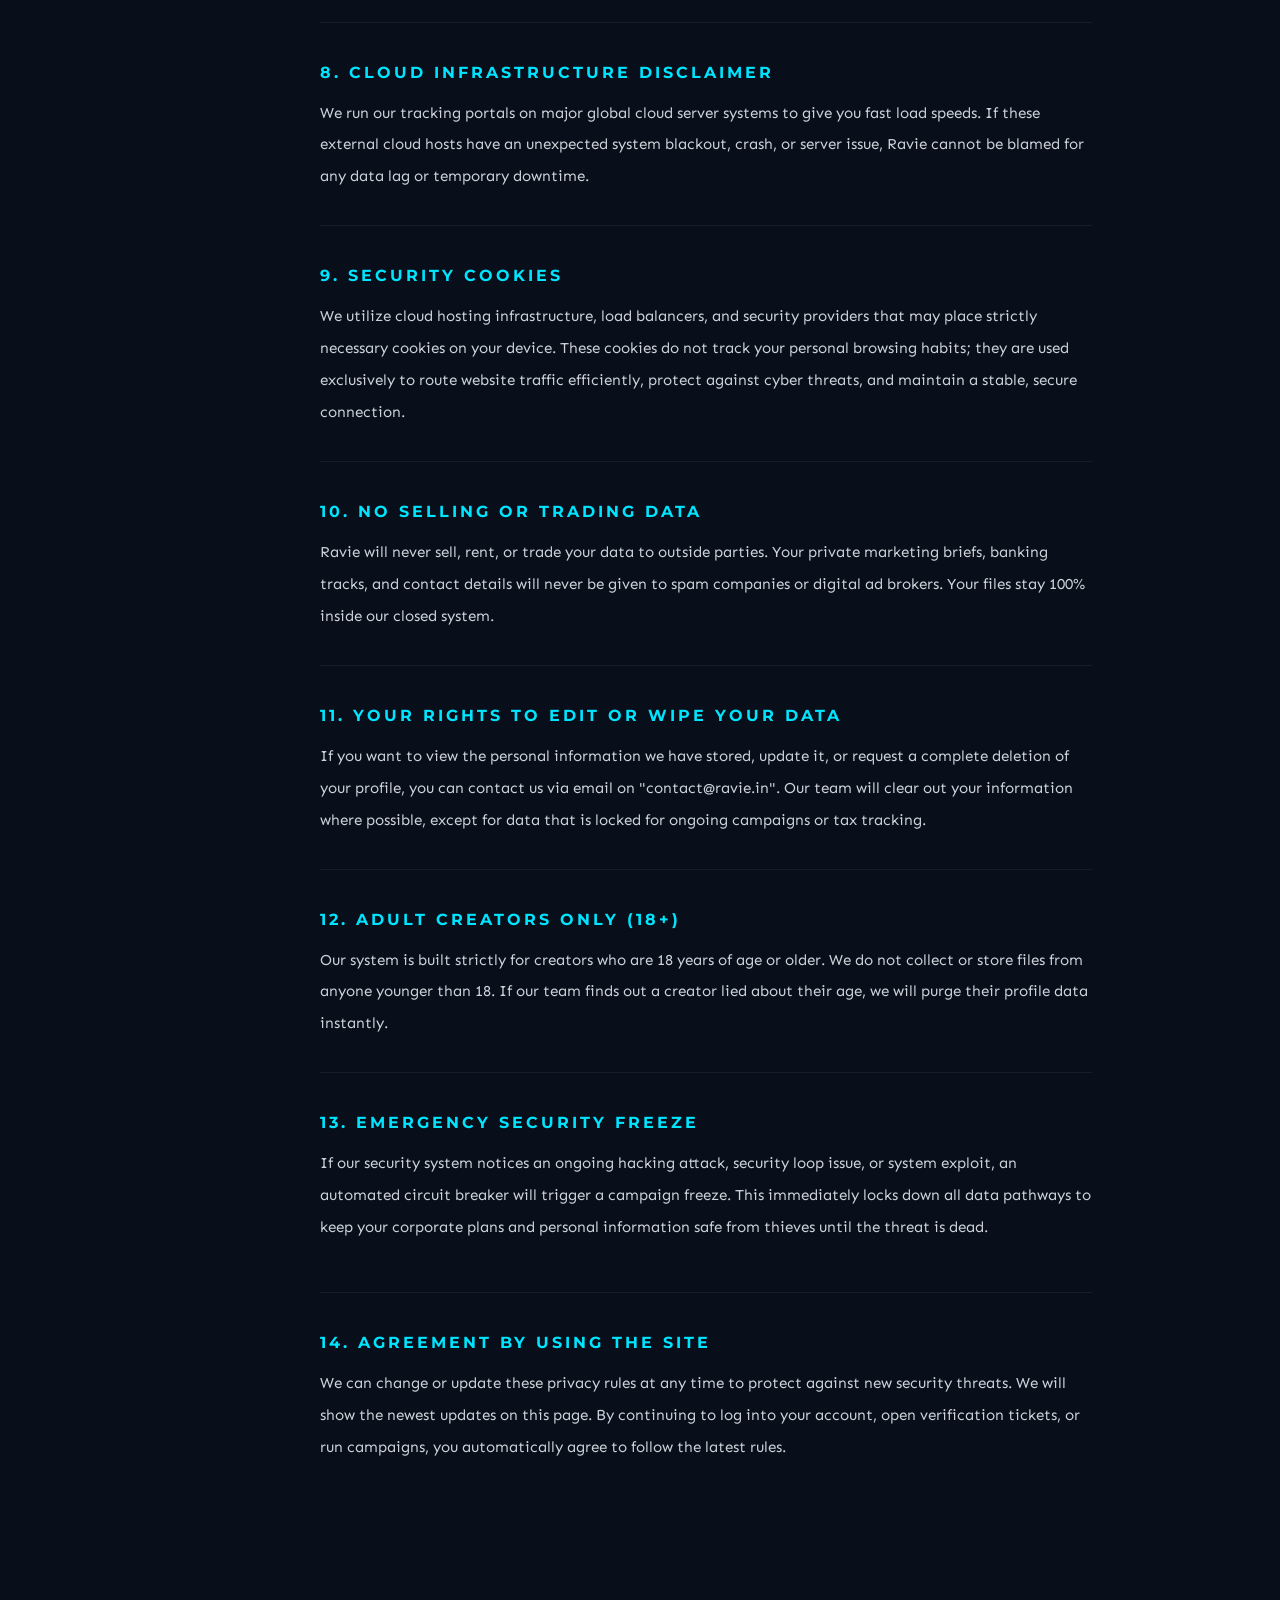
<file: policy.html>
<!DOCTYPE html>
<html lang="en">
<head>
    <meta charset="UTF-8">
    <meta name="viewport" content="width=device-width, initial-scale=1.0">
    <title>RAVIE - Privacy Policy</title>
    <link rel="stylesheet" href="style.css">
    <link href="https://fonts.googleapis.com/css2?family=Montserrat:wght@400;600;700&family=Sen:wght@400;600&display=swap" rel="stylesheet">
</head>
<body class="legal-page">
    <canvas id="webgl-canvas" class="depth-surface"></canvas>
    <div class="grain"></div>

    <header class="top-nav">
        <div class="logo-container">
            <a href="index.html" style="text-decoration: none;"><span class="text-logo">RAVIE</span></a>
        </div>
        <div class="gateway-menu-toggle" id="gateway-menu-btn">MENU</div>
        <div class="hamburger" id="hamburger-menu">
            <div class="bar"></div>
            <div class="bar"></div>
            <div class="bar"></div>
        </div>
    </header>

    <div class="liquid-glass-overlay" id="liquid-glass-overlay">
        <nav class="glass-nav-links">
            <span onclick="window.location.href='index.html'">HOME</span>
            <span onclick="window.location.href='about.html'">ABOUT</span>
            <span onclick="window.location.href='socials.html'">CONTACT US</span>
            <span onclick="window.location.href='policy.html'">LEGAL</span>
        </nav>
        <div class="copyright-footer">&copy; 2026 RAVIE. All rights reserved.</div>
    </div>

    <div class="mobile-dropdown" id="mobile-dropdown">
        <nav class="mobile-nav-links">
            <span onclick="window.location.href='index.html'">HOME</span>
            <span onclick="window.location.href='about.html'">ABOUT</span>
            <span onclick="window.location.href='socials.html'">CONTACT US</span>
            <span onclick="window.location.href='policy.html'">TERMS & POLICIES</span>
        </nav>
    </div>
<aside class="sidebar-compass">
    <div class="sidebar-option active-sidebar" onclick="window.location.href='policy.html'">
        <span>PRIVACY POLICY</span>
    </div>
    <div class="sidebar-option" onclick="window.location.href='talent-tos.html'">
        <span>TERMS OF SERVICE</span>
    </div>
</aside>
    <main class="legal-container page-container">
        <div class="legal-tabs">
            <a href="policy.html" class="legal-tab active-tab">PRIVACY POLICY</a>
            <a href="talent-tos.html" class="legal-tab">TERMS OF SERVICE</a>
        </div>

        <h1 class="page-title">PRIVACY POLICY</h1>

        <div class="legal-content raw-text-block">
            <div class="legal-section">
                <h3>1. Keeping Data Separate</h3>
                <p>We store brand business records and creator tracking files in completely separate databases to prevent leaks. No outside user can look across into the other data layer to view your private information.</p>
            </div>

            <div class="legal-section">
                <h3>2. Brand Data We Collect</h3>
                <p>For brands, Ravie can collect company names, tax numbers, business banking details, campaign goals, product launch calendars , the contact details of the managers running the project. This data is encrypted and only used to run your campaigns.</p>
            </div>

            <div class="legal-section">
                <h3>3. Creator Data We Collect</h3>
                <p>For creators, we can collect your account profile details, social links, stats screenshots, view history, and payment details. We collect this strictly to check that your view milestones are real and to send your earnings.</p>
            </div>

            <div class="legal-section">
                <h3>4. Human Review Protection</h3>
                <p>All performance metrics, video links, and screenshots uploaded by creators are checked by hand by our internal team. This manual check layout is kept private so automated web scraper bots cannot download or steal your files. Your data sits safely inside our audited databases.</p>
            </div>

            <div class="legal-section">
                <h3>5. Local Law Rules</h3>
                <p>This Privacy Policy and your digital interactions with Ravie are controlled entirely by the local laws where the business owner runs the company. Any serious legal disputes about privacy rights must be brought only before the courts in our specific home territory.</p>
            </div>

            <div class="legal-section">
                <h3>6. Case Studies</h3>
                <p>Ravie has the right to take your campaign view numbers, reach metrics, profile and performance charts to show them in our company case studies.</p>
            </div>

            <div class="legal-section">
                <h3>7. Historical Records</h3>
                <p>All active profiles and project records live on our secure servers. Even when a marketing campaign ends, we keep your performance numbers and account names safe inside our historical files for tax reporting and future network checkups.</p>
            </div>

            <div class="legal-section">
                <h3>8. Cloud Infrastructure Disclaimer</h3>
                <p>We run our tracking portals on major global cloud server systems to give you fast load speeds. If these external cloud hosts have an unexpected system blackout, crash, or server issue, Ravie cannot be blamed for any data lag or temporary downtime.</p>
            </div>

            <div class="legal-section">
                <h3>9. Security Cookies</h3>
                <p> We utilize cloud hosting infrastructure, load balancers, and security providers that may place strictly necessary cookies on your device. These cookies do not track your personal browsing habits; they are used exclusively to route website traffic efficiently, protect against cyber threats, and maintain a stable, secure connection.</p>
            </div>

            <div class="legal-section">
                <h3>10. No Selling or Trading Data</h3>
                <p>Ravie will never sell, rent, or trade your data to outside parties. Your private marketing briefs, banking tracks, and contact details will never be given to spam companies or digital ad brokers. Your files stay 100% inside our closed system.</p>
            </div>

            <div class="legal-section">
                <h3>11. Your Rights to Edit or Wipe Your Data</h3>
                <p>If you want to view the personal information we have stored, update it, or request a complete deletion of your profile, you can contact us via email on "contact@ravie.in". Our team will clear out your information where possible, except for data that is locked for ongoing campaigns or tax tracking.</p>
            </div>

            <div class="legal-section">
                <h3>12. Adult Creators Only (18+)</h3>
                <p>Our system is built strictly for creators who are 18 years of age or older. We do not collect or store files from anyone younger than 18. If our team finds out a creator lied about their age, we will purge their profile data instantly.</p>
            </div>

            <div class="legal-section">
                <h3>13. Emergency Security Freeze</h3>
                <div class="legal-blockquote">
                    <p>If our security system notices an ongoing hacking attack, security loop issue, or system exploit, an automated circuit breaker will trigger a campaign freeze. This immediately locks down all data pathways to keep your corporate plans and personal information safe from thieves until the threat is dead.</p>
                </div>
            </div>

            <div class="legal-section">
                <h3>14. Agreement by Using the Site</h3>
                <p>We can change or update these privacy rules at any time to protect against new security threats. We will show the newest updates on this page. By continuing to log into your account, open verification tickets, or run campaigns, you automatically agree to follow the latest rules.</p>
            </div>
        </div>
    </main>

    <script src="script.js"></script>
</body>
</html>
</file>
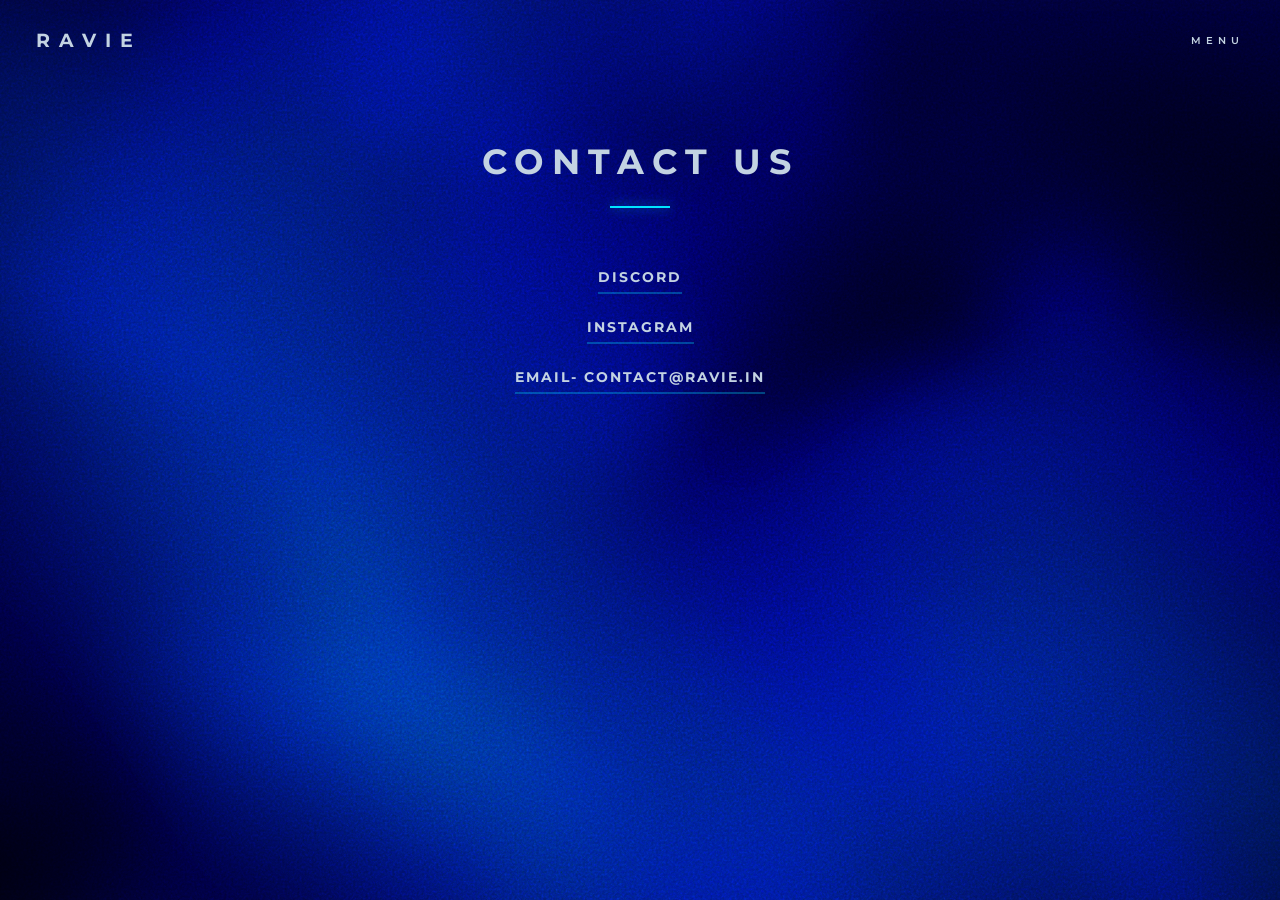
<file: socials.html>
<!DOCTYPE html>
<html lang="en">
<head>
    <meta charset="UTF-8">
    <meta name="viewport" content="width=device-width, initial-scale=1.0, maximum-scale=1.0, user-scalable=no">
    <title>Contact Us | Ravie.in</title>
    <link rel="stylesheet" href="style.css">
    <link href="https://fonts.googleapis.com/css2?family=Montserrat:wght@400;600;700&family=Sen:wght@400;600&display=swap" rel="stylesheet">
</head>
<body>
    <canvas id="webgl-canvas" class="depth-surface"></canvas>
    <div class="grain"></div>

    <header class="top-nav">
        <div class="logo-container">
            <a href="index.html" style="text-decoration: none;"><span class="text-logo">RAVIE</span></a>
        </div>
        <div class="gateway-menu-toggle" id="gateway-menu-btn">MENU</div>
        <div class="hamburger" id="hamburger-menu">
            <div class="bar"></div>
            <div class="bar"></div>
            <div class="bar"></div>
        </div>
    </header>

    <div class="liquid-glass-overlay" id="liquid-glass-overlay">
       <nav class="glass-nav-links">
        <span onclick="window.location.href='index.html'">HOME</span>
        <span onclick="window.location.href='about.html'">ABOUT</span>
        <span onclick="window.location.href='socials.html'">CONTACT US</span>
        <span onclick="window.location.href='policy.html'">LEGAL</span>
      </nav>
      <div class="copyright-footer">&copy; 2026 RAVIE. All rights reserved.</div>
    </div>

    <div class="mobile-dropdown" id="mobile-dropdown">
        <nav class="mobile-nav-links">
            <span onclick="window.location.href='index.html'">HOME</span>
            <span onclick="window.location.href='about.html'">ABOUT</span>
            <span onclick="window.location.href='socials.html'">CONTACT US</span>
              <span onclick="window.location.href='policy.html'">TERMS & POLICIES</span>
        </nav>
    </div>

    <main class="contact-container page-container">
        <h1 class="page-title">CONTACT US</h1>

            <div class="contact-links">
                <a href="https://discord.gg/mMbnN4gPMh" target="_blank" rel="noopener" class="terminal-link">Discord</a>
                <a href="https://www.instagram.com/ravie.in" target="_blank" rel="noopener" class="terminal-link">Instagram</a>
                <a href="mailto:contact@ravie.in" class="terminal-link">EMAIL- contact@ravie.in</a>
            </div>
        </div>
    </main>

    <script src="script.js"></script>
</body>
</html>
</file>
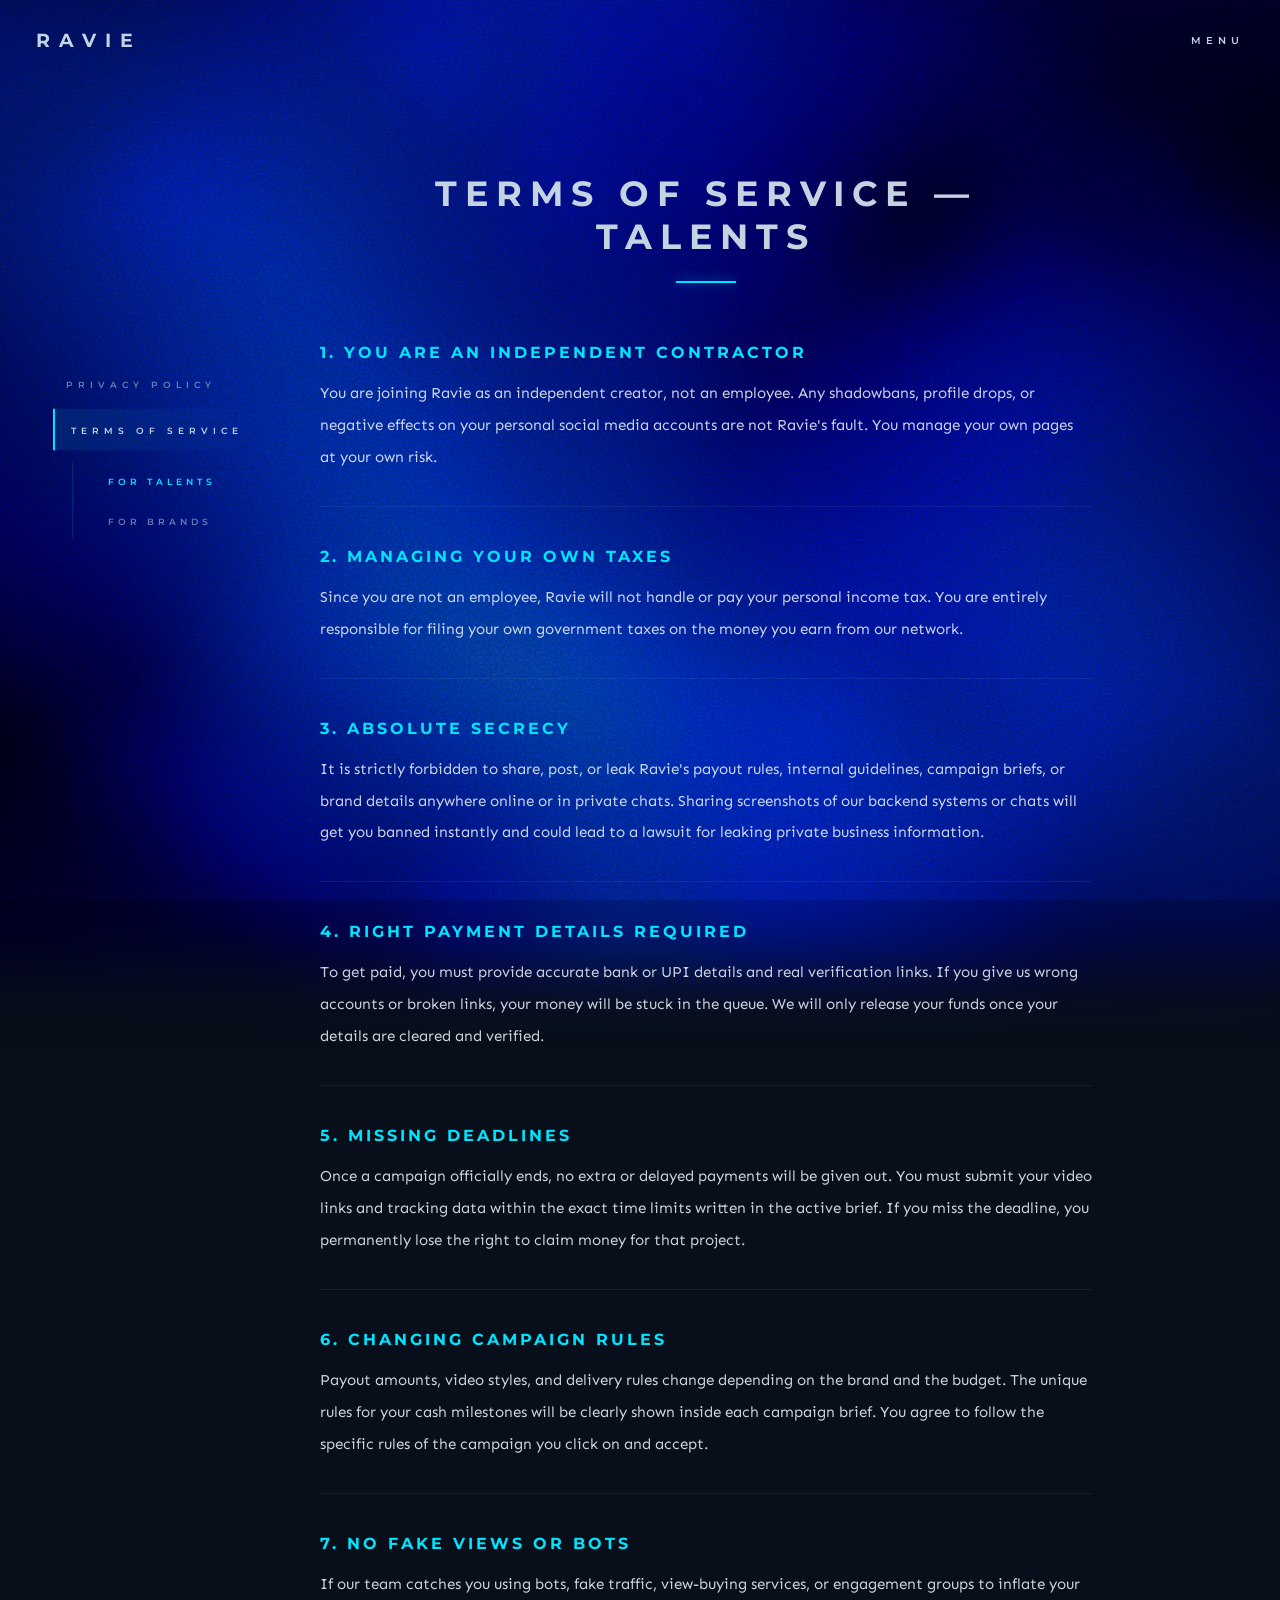
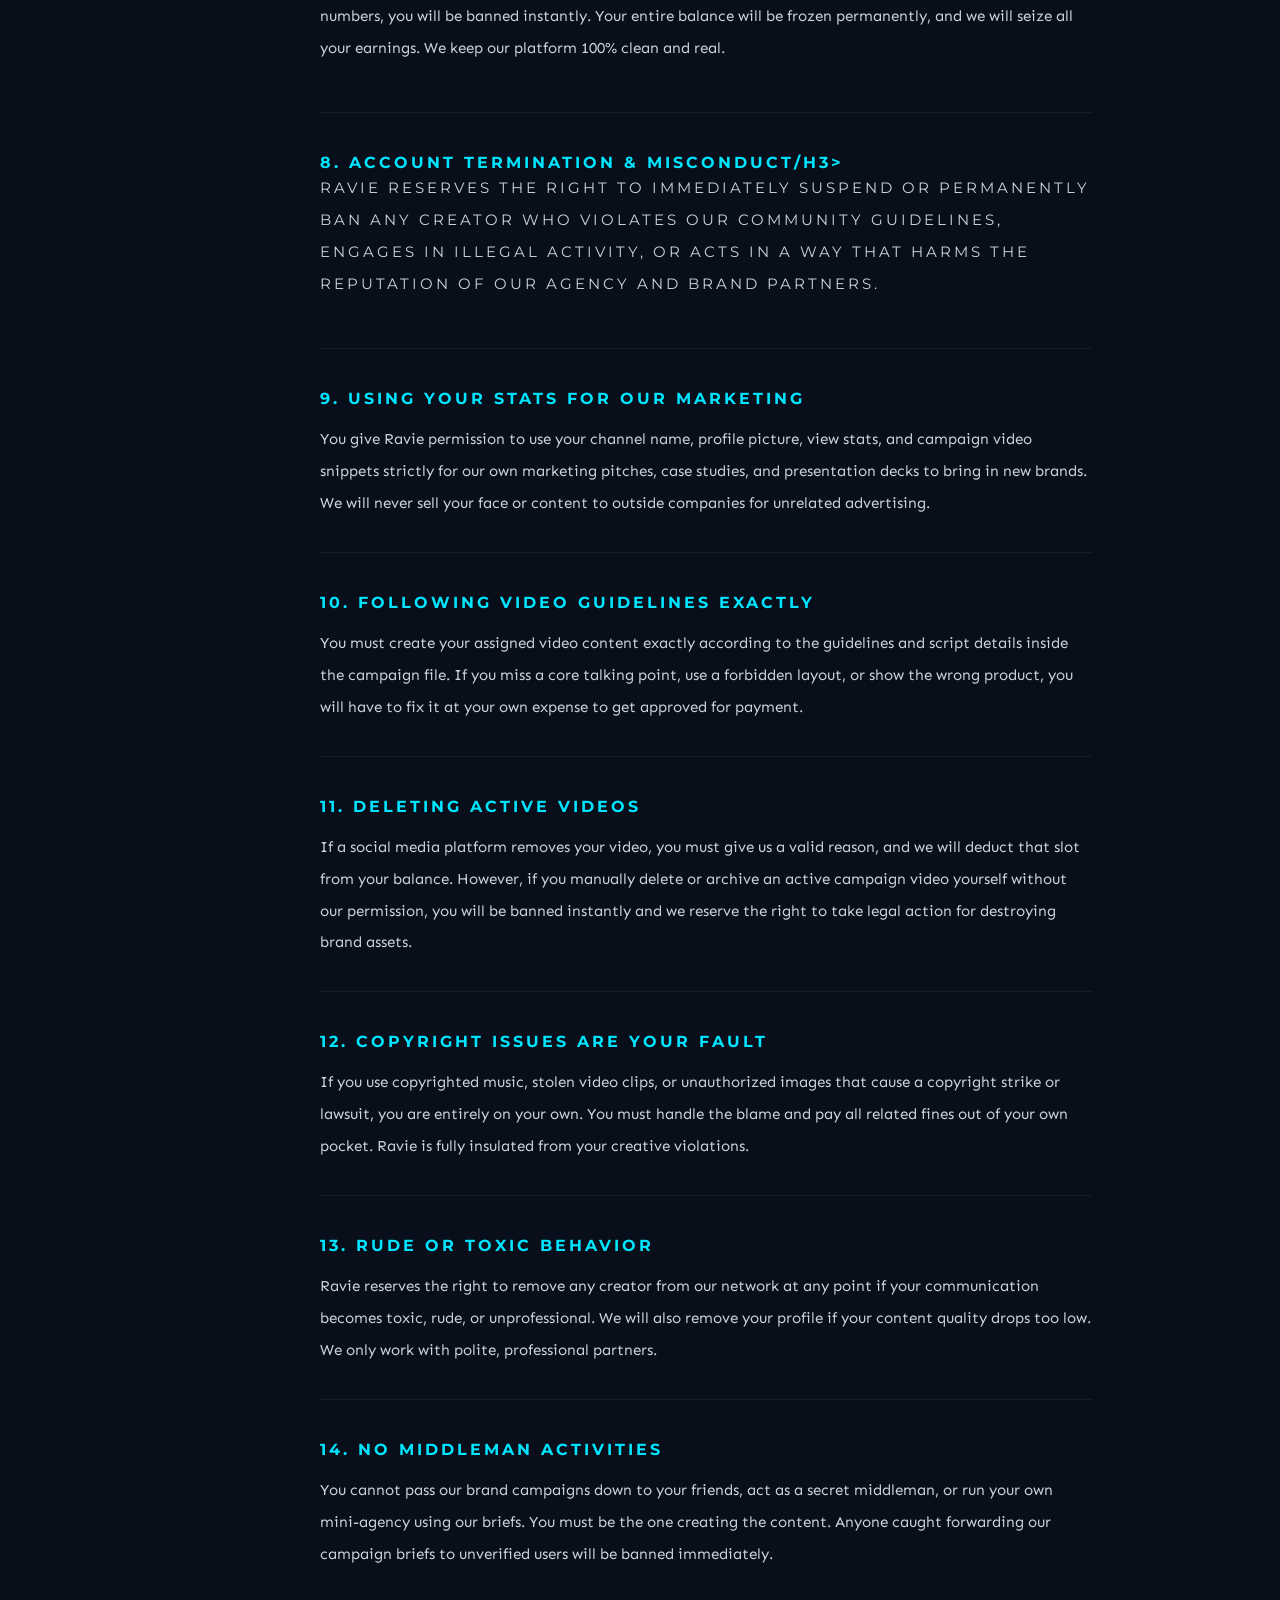
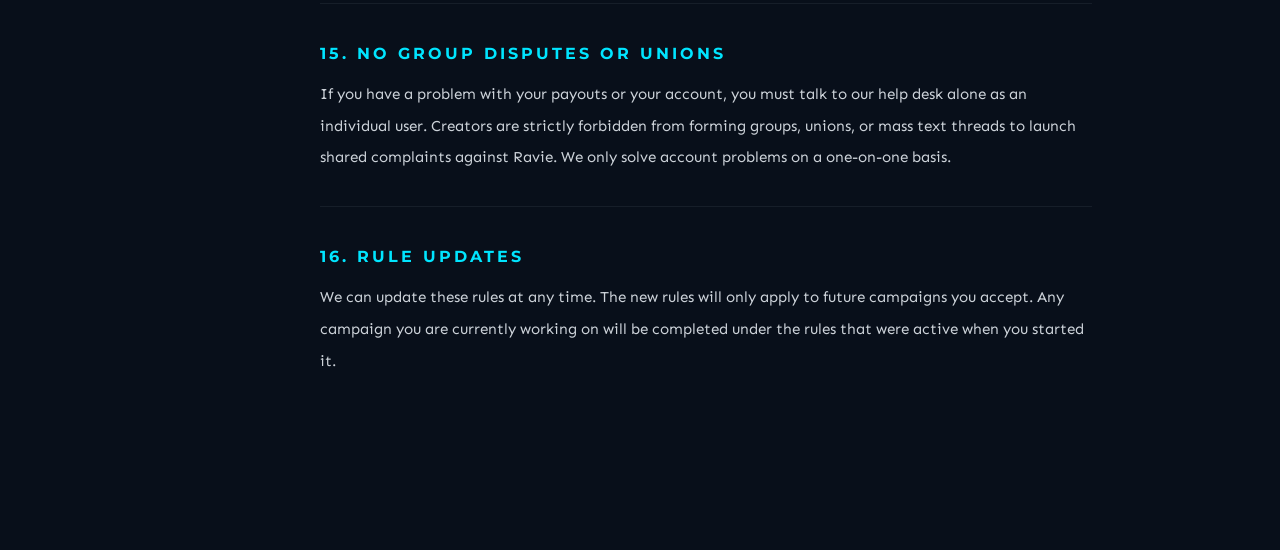
<file: talent-tos.html>
<!DOCTYPE html>
<html lang="en">
<head>
    <meta charset="UTF-8">
    <meta name="viewport" content="width=device-width, initial-scale=1.0">
    <title>RAVIE - Terms for Talents</title>
    <link rel="stylesheet" href="style.css">
    <link href="https://fonts.googleapis.com/css2?family=Montserrat:wght@400;600;700&family=Sen:wght@400;600&display=swap" rel="stylesheet">
</head>
<body class="legal-page">
    <canvas id="webgl-canvas" class="depth-surface"></canvas>
    <div class="grain"></div>

    <header class="top-nav">
        <div class="logo-container">
            <a href="index.html" style="text-decoration: none;"><span class="text-logo">RAVIE</span></a>
        </div>
        <div class="gateway-menu-toggle" id="gateway-menu-btn">MENU</div>
        <div class="hamburger" id="hamburger-menu">
            <div class="bar"></div>
            <div class="bar"></div>
            <div class="bar"></div>
        </div>
    </header>

    <div class="liquid-glass-overlay" id="liquid-glass-overlay">
        <nav class="glass-nav-links">
            <span onclick="window.location.href='index.html'">HOME</span>
            <span onclick="window.location.href='about.html'">ABOUT</span>
            <span onclick="window.location.href='socials.html'">CONTACT US</span>
            <span onclick="window.location.href='policy.html'">LEGAL</span>
        </nav>
        <div class="copyright-footer">&copy; 2026 RAVIE. All rights reserved.</div>
    </div>

    <div class="mobile-dropdown" id="mobile-dropdown">
        <nav class="mobile-nav-links">
            <span onclick="window.location.href='index.html'">HOME</span>
            <span onclick="window.location.href='about.html'">ABOUT</span>
            <span onclick="window.location.href='socials.html'">CONTACT US</span>
            <span onclick="window.location.href='policy.html'">TERMS & POLICIES</span>
        </nav>
    </div>
<aside class="sidebar-compass">
    <div class="sidebar-option" onclick="window.location.href='policy.html'">
        <span>PRIVACY POLICY</span>
    </div>
    <div class="sidebar-option active-sidebar" onclick="window.location.href='talent-tos.html'">
        <span>TERMS OF SERVICE</span>
    </div>
    <div class="compass-secondary submenu-open">
        <div class="sidebar-sub-option active-sub" onclick="window.location.href='talent-tos.html'">
            <span>FOR TALENTS</span>
        </div>
        <div class="sidebar-sub-option" onclick="window.location.href='brand-tos.html'">
            <span>FOR BRANDS</span>
        </div>
    </div>
</aside>
    <main class="legal-container page-container">
        <div class="legal-tabs">
            <a href="policy.html" class="legal-tab">PRIVACY POLICY</a>
            <a href="talent-tos.html" class="legal-tab active-tab">TERMS OF SERVICE</a>
        </div>

        <div class="legal-sub-tabs">
            <a href="talent-tos.html" class="legal-sub-tab active-sub-tab">FOR TALENTS</a>
            <a href="brand-tos.html" class="legal-sub-tab">FOR BRANDS</a>
        </div>

        <h1 class="page-title">TERMS OF SERVICE &mdash; TALENTS</h1>

        <div class="legal-content raw-text-block">
            <div class="legal-section">
                <h3>1. You Are an Independent Contractor</h3>
                <p>You are joining Ravie as an independent creator, not an employee. Any shadowbans, profile drops, or negative effects on your personal social media accounts are not Ravie&#39;s fault. You manage your own pages at your own risk.</p>
            </div>

            <div class="legal-section">
                <h3>2. Managing Your Own Taxes</h3>
                <p>Since you are not an employee, Ravie will not handle or pay your personal income tax. You are entirely responsible for filing your own government taxes on the money you earn from our network.</p>
            </div>

            <div class="legal-section">
                <h3>3. Absolute Secrecy</h3>
                <p>It is strictly forbidden to share, post, or leak Ravie&#39;s payout rules, internal guidelines, campaign briefs, or brand details anywhere online or in private chats. Sharing screenshots of our backend systems or chats will get you banned instantly and could lead to a lawsuit for leaking private business information.</p>
            </div>

            <div class="legal-section">
                <h3>4. Right Payment Details Required</h3>
                <p>To get paid, you must provide accurate bank or UPI details and real verification links. If you give us wrong accounts or broken links, your money will be stuck in the queue. We will only release your funds once your details are cleared and verified.</p>
            </div>

            <div class="legal-section">
                <h3>5. Missing Deadlines</h3>
                <p>Once a campaign officially ends, no extra or delayed payments will be given out. You must submit your video links and tracking data within the exact time limits written in the active brief. If you miss the deadline, you permanently lose the right to claim money for that project.</p>
            </div>

            <div class="legal-section">
                <h3>6. Changing Campaign Rules</h3>
                <p>Payout amounts, video styles, and delivery rules change depending on the brand and the budget. The unique rules for your cash milestones will be clearly shown inside each campaign brief. You agree to follow the specific rules of the campaign you click on and accept.</p>
            </div>

            <div class="legal-section">
                <h3>7. No Fake Views or Bots</h3>
                <div class="legal-blockquote">
                    <p>If our team catches you using bots, fake traffic, view-buying services, or engagement groups to inflate your numbers, you will be banned instantly. Your entire balance will be frozen permanently, and we will seize all your earnings. We keep our platform 100% clean and real.</p>
                </div>
            </div>

            <div class="legal-section">
                <h3>8. Account termination & misconduct/h3>
                <p>Ravie reserves the right to immediately suspend or permanently ban any creator who violates our community guidelines, engages in illegal activity, or acts in a way that harms the reputation of our agency and brand partners.</p>
            </div>

            <div class="legal-section">
                <h3>9. Using Your Stats for Our Marketing</h3>
                <p>You give Ravie permission to use your channel name, profile picture, view stats, and campaign video snippets strictly for our own marketing pitches, case studies, and presentation decks to bring in new brands. We will never sell your face or content to outside companies for unrelated advertising.</p>
            </div>

            <div class="legal-section">
                <h3>10. Following Video Guidelines Exactly</h3>
                <p>You must create your assigned video content exactly according to the guidelines and script details inside the campaign file. If you miss a core talking point, use a forbidden layout, or show the wrong product, you will have to fix it at your own expense to get approved for payment.</p>
            </div>

            <div class="legal-section">
                <h3>11. Deleting Active Videos</h3>
                <p>If a social media platform removes your video, you must give us a valid reason, and we will deduct that slot from your balance. However, if you manually delete or archive an active campaign video yourself without our permission, you will be banned instantly and we reserve the right to take legal action for destroying brand assets.</p>
            </div>

            <div class="legal-section">
                <h3>12. Copyright Issues are Your Fault</h3>
                <p>If you use copyrighted music, stolen video clips, or unauthorized images that cause a copyright strike or lawsuit, you are entirely on your own. You must handle the blame and pay all related fines out of your own pocket. Ravie is fully insulated from your creative violations.</p>
            </div>

            <div class="legal-section">
                <h3>13. Rude or Toxic Behavior</h3>
                <p>Ravie reserves the right to remove any creator from our network at any point if your communication becomes toxic, rude, or unprofessional. We will also remove your profile if your content quality drops too low. We only work with polite, professional partners.</p>
            </div>

            <div class="legal-section">
                <h3>14. No Middleman Activities</h3>
                <p>You cannot pass our brand campaigns down to your friends, act as a secret middleman, or run your own mini-agency using our briefs. You must be the one creating the content. Anyone caught forwarding our campaign briefs to unverified users will be banned immediately.</p>
            </div>

            <div class="legal-section">
                <h3>15. No Group Disputes or Unions</h3>
                <p>If you have a problem with your payouts or your account, you must talk to our help desk alone as an individual user. Creators are strictly forbidden from forming groups, unions, or mass text threads to launch shared complaints against Ravie. We only solve account problems on a one-on-one basis.</p>
            </div>

            <div class="legal-section">
                <h3>16. Rule Updates</h3>
                <p>We can update these rules at any time. The new rules will only apply to future campaigns you accept. Any campaign you are currently working on will be completed under the rules that were active when you started it.</p>
            </div>
        </div>
    </main>

    <script src="script.js"></script>
</body>
</html>
</file>
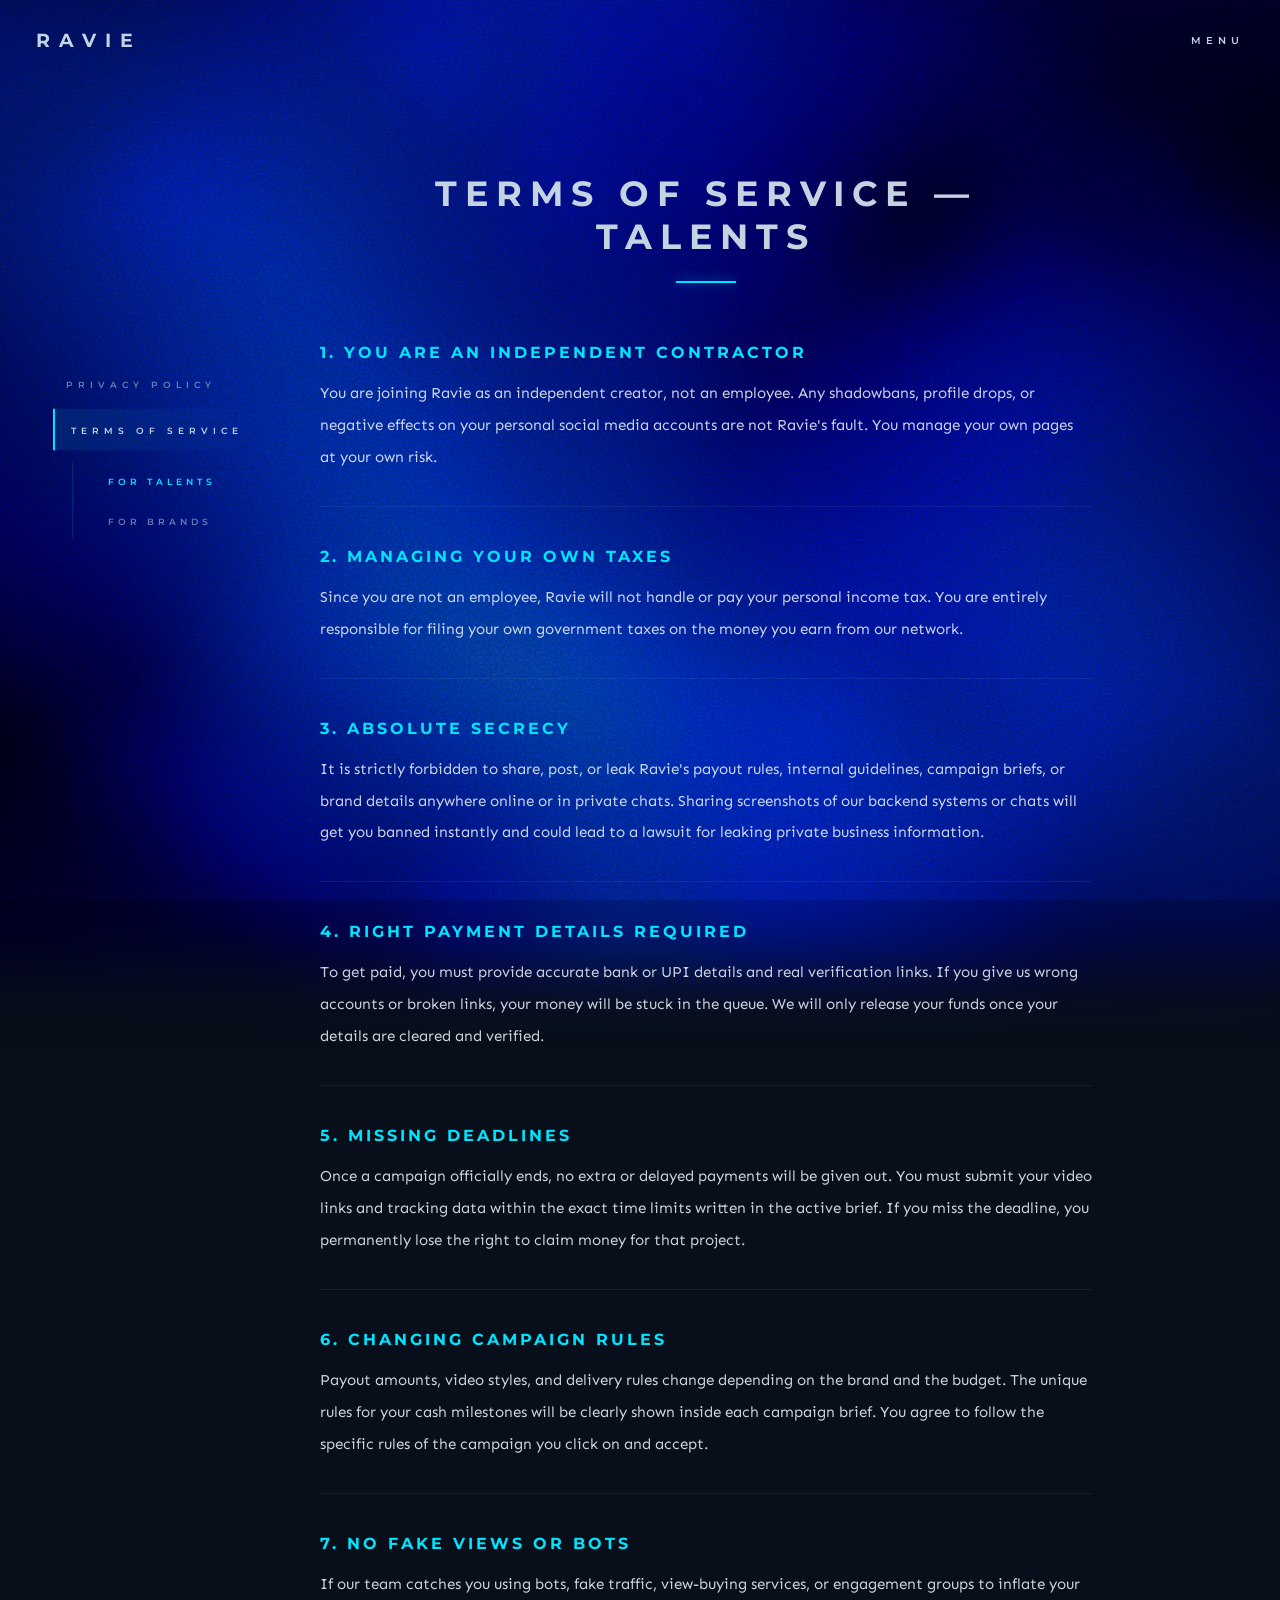
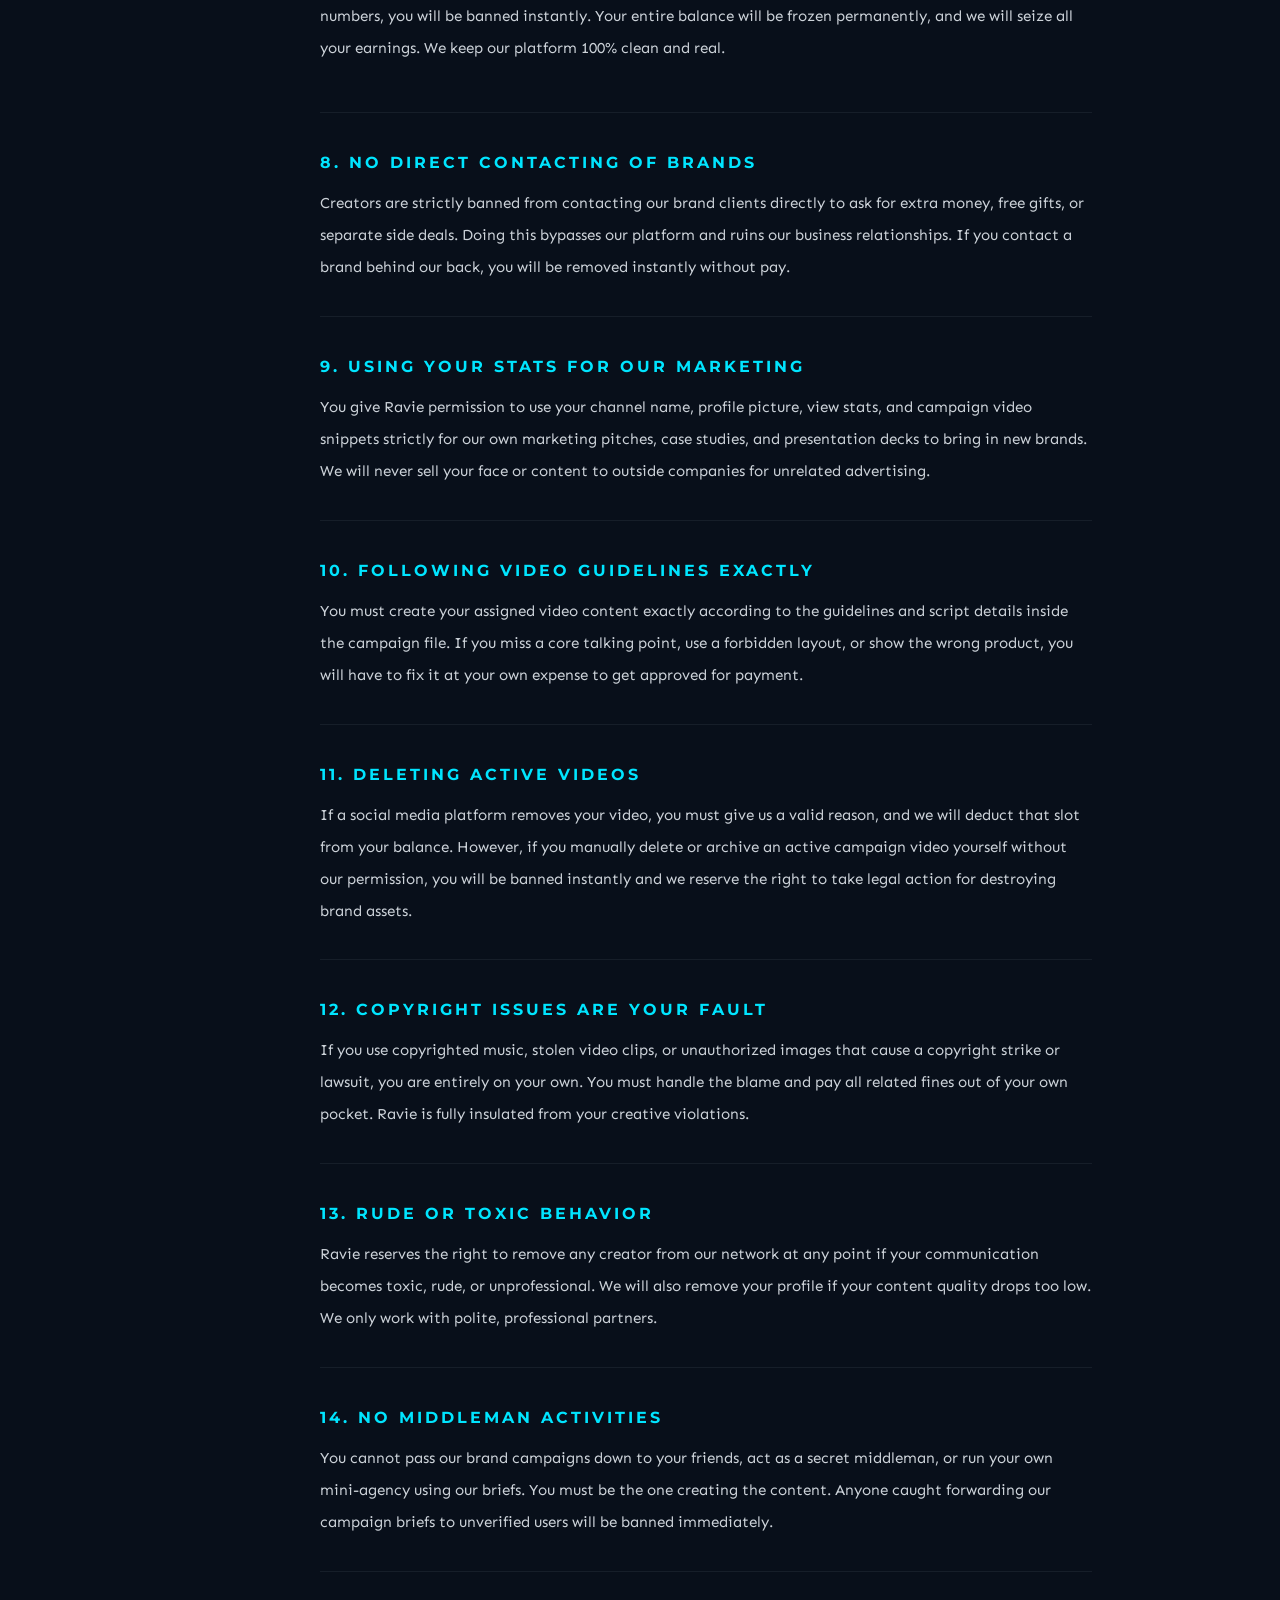
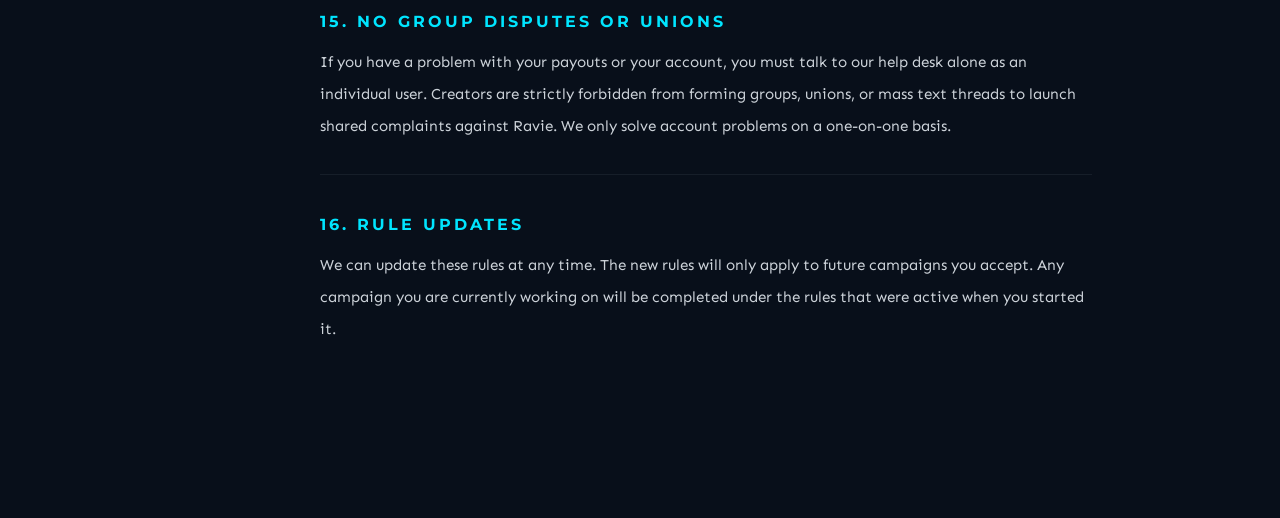
<file: tterms.html>
<!DOCTYPE html>
<html lang="en">
<head>
    <meta charset="UTF-8">
    <meta name="viewport" content="width=device-width, initial-scale=1.0">
    <title>RAVIE - Terms for Talents</title>
    <link rel="stylesheet" href="style.css">
    <link href="https://fonts.googleapis.com/css2?family=Montserrat:wght@400;600;700&family=Sen:wght@400;600&display=swap" rel="stylesheet">
</head>
<body class="legal-page">
    <canvas id="webgl-canvas" class="depth-surface"></canvas>
    <div class="grain"></div>

    <header class="top-nav">
        <div class="logo-container">
            <a href="index.html" style="text-decoration: none;"><span class="text-logo">RAVIE</span></a>
        </div>
        <div class="gateway-menu-toggle" id="gateway-menu-btn">MENU</div>
        <div class="hamburger" id="hamburger-menu">
            <div class="bar"></div>
            <div class="bar"></div>
            <div class="bar"></div>
        </div>
    </header>

    <div class="liquid-glass-overlay" id="liquid-glass-overlay">
        <nav class="glass-nav-links">
            <span onclick="window.location.href='index.html'">HOME</span>
            <span onclick="window.location.href='about.html'">ABOUT</span>
            <span onclick="window.location.href='socials.html'">CONTACT US</span>
            <span onclick="window.location.href='policy.html'">LEGAL</span>
        </nav>
        <div class="copyright-footer">&copy; 2026 RAVIE. All rights reserved.</div>
    </div>

    <div class="mobile-dropdown" id="mobile-dropdown">
        <nav class="mobile-nav-links">
            <span onclick="window.location.href='index.html'">HOME</span>
            <span onclick="window.location.href='about.html'">ABOUT</span>
            <span onclick="window.location.href='socials.html'">CONTACT US</span>
            <span onclick="window.location.href='policy.html'">TERMS & POLICIES</span>
        </nav>
    </div>
<aside class="sidebar-compass">
    <div class="sidebar-option" onclick="window.location.href='policy.html'">
        <span>PRIVACY POLICY</span>
    </div>
    <div class="sidebar-option active-sidebar" onclick="window.location.href='tterms.html'">
        <span>TERMS OF SERVICE</span>
    </div>
    <div class="compass-secondary submenu-open">
        <div class="sidebar-sub-option active-sub" onclick="window.location.href='tterms.html'">
            <span>FOR TALENTS</span>
        </div>
        <div class="sidebar-sub-option" onclick="window.location.href='bterms.html'">
            <span>FOR BRANDS</span>
        </div>
    </div>
</aside>
    <main class="legal-container page-container">
        <div class="legal-tabs">
            <a href="policy.html" class="legal-tab">PRIVACY POLICY</a>
            <a href="tterms.html" class="legal-tab active-tab">TERMS OF SERVICE</a>
        </div>

        <div class="legal-sub-tabs">
            <a href="tterms.html" class="legal-sub-tab active-sub-tab">FOR TALENTS</a>
            <a href="bterms.html" class="legal-sub-tab">FOR BRANDS</a>
        </div>

        <h1 class="page-title">TERMS OF SERVICE &mdash; TALENTS</h1>

        <div class="legal-content raw-text-block">
            <div class="legal-section">
                <h3>1. You Are an Independent Contractor</h3>
                <p>You are joining Ravie as an independent creator, not an employee. Any shadowbans, profile drops, or negative effects on your personal social media accounts are not Ravie&#39;s fault. You manage your own pages at your own risk.</p>
            </div>

            <div class="legal-section">
                <h3>2. Managing Your Own Taxes</h3>
                <p>Since you are not an employee, Ravie will not handle or pay your personal income tax. You are entirely responsible for filing your own government taxes on the money you earn from our network.</p>
            </div>

            <div class="legal-section">
                <h3>3. Absolute Secrecy</h3>
                <p>It is strictly forbidden to share, post, or leak Ravie&#39;s payout rules, internal guidelines, campaign briefs, or brand details anywhere online or in private chats. Sharing screenshots of our backend systems or chats will get you banned instantly and could lead to a lawsuit for leaking private business information.</p>
            </div>

            <div class="legal-section">
                <h3>4. Right Payment Details Required</h3>
                <p>To get paid, you must provide accurate bank or UPI details and real verification links. If you give us wrong accounts or broken links, your money will be stuck in the queue. We will only release your funds once your details are cleared and verified.</p>
            </div>

            <div class="legal-section">
                <h3>5. Missing Deadlines</h3>
                <p>Once a campaign officially ends, no extra or delayed payments will be given out. You must submit your video links and tracking data within the exact time limits written in the active brief. If you miss the deadline, you permanently lose the right to claim money for that project.</p>
            </div>

            <div class="legal-section">
                <h3>6. Changing Campaign Rules</h3>
                <p>Payout amounts, video styles, and delivery rules change depending on the brand and the budget. The unique rules for your cash milestones will be clearly shown inside each campaign brief. You agree to follow the specific rules of the campaign you click on and accept.</p>
            </div>

            <div class="legal-section">
                <h3>7. No Fake Views or Bots</h3>
                <div class="legal-blockquote">
                    <p>If our team catches you using bots, fake traffic, view-buying services, or engagement groups to inflate your numbers, you will be banned instantly. Your entire balance will be frozen permanently, and we will seize all your earnings. We keep our platform 100% clean and real.</p>
                </div>
            </div>

            <div class="legal-section">
                <h3>8. No Direct Contacting of Brands</h3>
                <p>Creators are strictly banned from contacting our brand clients directly to ask for extra money, free gifts, or separate side deals. Doing this bypasses our platform and ruins our business relationships. If you contact a brand behind our back, you will be removed instantly without pay.</p>
            </div>

            <div class="legal-section">
                <h3>9. Using Your Stats for Our Marketing</h3>
                <p>You give Ravie permission to use your channel name, profile picture, view stats, and campaign video snippets strictly for our own marketing pitches, case studies, and presentation decks to bring in new brands. We will never sell your face or content to outside companies for unrelated advertising.</p>
            </div>

            <div class="legal-section">
                <h3>10. Following Video Guidelines Exactly</h3>
                <p>You must create your assigned video content exactly according to the guidelines and script details inside the campaign file. If you miss a core talking point, use a forbidden layout, or show the wrong product, you will have to fix it at your own expense to get approved for payment.</p>
            </div>

            <div class="legal-section">
                <h3>11. Deleting Active Videos</h3>
                <p>If a social media platform removes your video, you must give us a valid reason, and we will deduct that slot from your balance. However, if you manually delete or archive an active campaign video yourself without our permission, you will be banned instantly and we reserve the right to take legal action for destroying brand assets.</p>
            </div>

            <div class="legal-section">
                <h3>12. Copyright Issues are Your Fault</h3>
                <p>If you use copyrighted music, stolen video clips, or unauthorized images that cause a copyright strike or lawsuit, you are entirely on your own. You must handle the blame and pay all related fines out of your own pocket. Ravie is fully insulated from your creative violations.</p>
            </div>

            <div class="legal-section">
                <h3>13. Rude or Toxic Behavior</h3>
                <p>Ravie reserves the right to remove any creator from our network at any point if your communication becomes toxic, rude, or unprofessional. We will also remove your profile if your content quality drops too low. We only work with polite, professional partners.</p>
            </div>

            <div class="legal-section">
                <h3>14. No Middleman Activities</h3>
                <p>You cannot pass our brand campaigns down to your friends, act as a secret middleman, or run your own mini-agency using our briefs. You must be the one creating the content. Anyone caught forwarding our campaign briefs to unverified users will be banned immediately.</p>
            </div>

            <div class="legal-section">
                <h3>15. No Group Disputes or Unions</h3>
                <p>If you have a problem with your payouts or your account, you must talk to our help desk alone as an individual user. Creators are strictly forbidden from forming groups, unions, or mass text threads to launch shared complaints against Ravie. We only solve account problems on a one-on-one basis.</p>
            </div>

            <div class="legal-section">
                <h3>16. Rule Updates</h3>
                <p>We can update these rules at any time. The new rules will only apply to future campaigns you accept. Any campaign you are currently working on will be completed under the rules that were active when you started it.</p>
            </div>
        </div>
    </main>

    <script src="script.js"></script>
</body>
</html>
</file>
<file: style.css>
/* =========================================
   RAVIE.IN - MASTER STYLESHEET (v2.6 FINAL)
   ========================================= */

@import url('https://fonts.googleapis.com/css2?family=Montserrat:wght@400;500;600;700&family=Sen:wght@400;500;600;700&display=swap');

:root {
    --bg-deep:        #080f1a;
    --brand-accent:   #00D4FF;          
    --accent-sky:     #7FD3F7;          
    --accent-dim:     rgba(0, 212, 255, 0.14);
    --accent-glow:    rgba(0, 212, 255, 0.08);
    --text-primary:   #EEF4FA;          
    --text-secondary: #B8D4E8;          
    --text-muted:     #3E5A72;          
    --glow-core:      rgba(0, 212, 255, 0.14);
    --glow-halo:      rgba(127, 211, 247, 0.10);
    --cursor-glow:    var(--accent-glow);
}

*, *::before, *::after {
    margin: 0; 
    padding: 0; 
    box-sizing: border-box;
    -webkit-tap-highlight-color: transparent;
}

body {
    font-family: 'Sen', sans-serif;
    background-color: var(--bg-deep);
    color: var(--text-primary);
    max-width: 100vw; 
    overflow-x: hidden;
    -webkit-font-smoothing: antialiased;
    -moz-osx-font-smoothing: grayscale;
    min-height: 100vh; 
    position: relative; 
    z-index: 1;
}

/* Typography Assignments */
.text-logo, .gateway-menu-toggle, .split-text,
.glass-nav-links span, .mobile-nav-links span,
.page-title, .raw-text-block h2, .step-name,
.step-content.raw-text-block h3, .social-card h3,
.terminal-link, #console-clock, .sidebar-option span {
    font-family: 'Montserrat', sans-serif;
}

a, button, span, .split-option, .hamburger, .social-card {
    outline: none; 
    user-select: none; 
    -webkit-user-select: none;
}

/* =========================================
   2. ENVIRONMENT & WEBGL BACKGROUND
   ========================================= */
#webgl-canvas {
    position: fixed; top: -5vh; left: -5vw;
    width: 110vw; height: 110vh;
    background-color: var(--bg-deep);
    z-index: -3; pointer-events: none;
    transition: filter 1.4s cubic-bezier(0.16, 1, 0.3, 1), transform 1.4s cubic-bezier(0.16, 1, 0.3, 1);
}

#webgl-canvas.depth-surface {
    filter: blur(26px) brightness(0.55) hue-rotate(6deg);
    transform: scale(1.05) translateY(0);
}

#webgl-canvas.depth-deep {
    filter: blur(34px) brightness(0.50) saturate(1.4) hue-rotate(3deg);
    transform: scale(1.15) translateY(-4vh);
}

#webgl-canvas.frozen-blur {
    filter: blur(65px) brightness(0.15) hue-rotate(6deg);
}

.grain {
    position: fixed; inset: 0; pointer-events: none;
    z-index: -2; opacity: 0.88; mix-blend-mode: overlay;
    background-image: url("data:image/svg+xml,%3Csvg xmlns='http://www.w3.org/2000/svg' viewBox='0 0 512 512'%3E%3Cfilter id='n'%3E%3CfeTurbulence type='fractalNoise' baseFrequency='0.72' numOctaves='4' stitchTiles='stitch'/%3E%3C/filter%3E%3Crect width='100%25' height='100%25' filter='url(%23n)'/%3E%3C/svg%3E");
}

/* =========================================
   3. UNIVERSAL FLOATING HEADER
   ========================================= */
.top-nav {
    position: fixed; top: 0; left: 0; width: 100vw;
    padding: 2rem 2.5rem; 
    display: flex; justify-content: space-between; align-items: center;
    z-index: 100; pointer-events: none; 
}

.logo-container, .gateway-menu-toggle, .hamburger { pointer-events: auto; }

.text-logo {
    font-size: 1.4rem; letter-spacing: 8px; 
    color: var(--text-primary); text-transform: uppercase;
    text-decoration: none; display: inline-block; font-weight: 700;
}

.gateway-menu-toggle {
    font-size: 0.7rem; letter-spacing: 4px; color: var(--text-primary);
    cursor: pointer; text-transform: uppercase; font-weight: 600;
}

.hamburger, .mobile-dropdown { display: none; }

/* =========================================
   4. GATEWAY (MAIN SCREEN)
   ========================================= */
#app-container {
    height: 100vh; width: 100vw;
    display: flex; justify-content: center; align-items: center;
}

.view { display: none; opacity: 0; transition: opacity 0.6s ease-in-out; }
.view.active-view { display: flex; opacity: 1; }
.split-container { display: flex; gap: 25vw; align-items: center; }

.split-option {
    display: flex; flex-direction: column; align-items: center; gap: 2rem;
    cursor: pointer; transition: all 0.4s ease;
}

.split-icon {
    height: 42px; width: auto; max-width: 150px; 
    object-fit: contain; mix-blend-mode: screen; 
    transition: all 0.5s cubic-bezier(0.16, 1, 0.3, 1); display: block;
}

.split-text { font-size: 0.75rem; letter-spacing: 6px; transition: all 0.4s ease; font-weight: 600; }

.split-container:has(.split-option:hover) .split-option:not(:hover) { opacity: 0.15; }
.split-option:hover { opacity: 1; }
.split-option:hover .split-icon {
    filter: drop-shadow(0px 0px 8px var(--glow-core)) drop-shadow(0px 0px 35px var(--glow-halo));
    transform: scale(1.08) translateY(-5px);
}
.split-option:hover .split-text {
    color: var(--text-primary); 
    text-shadow: 0px 0px 8px var(--glow-core), 0px 0px 20px var(--glow-halo);
}

/* =========================================
   5. LIQUID GLASS OVERLAY (MENU)
   ========================================= */
.liquid-glass-overlay {
    position: fixed; top: 0; left: 0; width: 100vw; height: 100vh;
    background: rgba(4, 20, 60, 0.55); backdrop-filter: blur(35px); -webkit-backdrop-filter: blur(35px); 
    z-index: 90; display: flex; justify-content: center; align-items: center;
    opacity: 0; pointer-events: none; transition: opacity 0.5s cubic-bezier(0.16, 1, 0.3, 1);
}

.liquid-glass-overlay.active-glass { opacity: 1; pointer-events: auto; }
.glass-nav-links { display: flex; flex-direction: column; align-items: center; gap: 2rem; }

.glass-nav-links span {
    font-size: 0.85rem; letter-spacing: 8px; cursor: pointer; opacity: 0; font-weight: 600;
    transform: translateY(20px); transition: all 0.4s cubic-bezier(0.16, 1, 0.3, 1);
}

.glass-nav-links span:hover {
    font-weight: 700;
}

.liquid-glass-overlay.active-glass .glass-nav-links span { opacity: 1; transform: translateY(0); }
.liquid-glass-overlay.active-glass .glass-nav-links span:nth-child(1) { transition-delay: 0.1s; }
.liquid-glass-overlay.active-glass .glass-nav-links span:nth-child(2) { transition-delay: 0.2s; }
.liquid-glass-overlay.active-glass .glass-nav-links span:nth-child(3) { transition-delay: 0.3s; }
.liquid-glass-overlay.active-glass .glass-nav-links span:nth-child(4) { transition-delay: 0.4s; }

.copyright-footer {
    position: absolute;
    bottom: 2.5rem;
    left: 50%;
    transform: translateX(-50%);
    font-family: 'Montserrat', sans-serif;
    font-size: 0.55rem;
    letter-spacing: 3px;
    color: rgba(195, 211, 226, 0.4);
    text-transform: uppercase;
    font-weight: 600;
    pointer-events: none;
}

/* =========================================
   6. INNER PLATFORM LEDGER
   ========================================= */
#platform-view {
    position: absolute; top: 0; left: 0; width: 100vw; height: 100dvh;
    display: none; opacity: 0; pointer-events: none; transform: translateX(40px); 
    transition: opacity 0.8s ease, transform 0.8s cubic-bezier(0.16, 1, 0.3, 1); z-index: 50;
}

#platform-view.active-platform { opacity: 1; pointer-events: auto; transform: translateX(0); }

.platform-sidebar {
    position: fixed; left: 3rem; top: 50%; transform: translateY(-50%);
    display: flex; flex-direction: column; gap: 0.3rem; z-index: 100;
}

/* Legal pages sidebar compass */
.sidebar-compass {
    position: fixed; left: 3rem; top: 50%; transform: translateY(-50%);
    display: flex; flex-direction: column; gap: 0.3rem; z-index: 100;
}

.sidebar-option {
    cursor: pointer; opacity: 0.55; padding: 0.7rem 1rem; 
    border-radius: 0 8px 8px 0; border-left: 2px solid transparent; background: transparent; 
}

.sidebar-option span { font-size: 0.6rem; letter-spacing: 5px; color: var(--text-primary); pointer-events: none; font-weight: 600; }

.sidebar-option.active-sidebar {
    opacity: 1;
    background: linear-gradient(90deg, rgba(0, 229, 255, 0.1) 0%, transparent 100%);
    border-left: 2px solid #00E5FF;
    transform: translateX(5px);
}

.platform-content {
    display: flex;
    justify-content: flex-start;
    align-items: center;
    height: 100dvh;
    width: 100%;
    padding: 6rem 10vw 4rem 18rem;
    overflow-y: auto;
}

.ledger-stream { display: none; width: 100%; flex-direction: column; align-items: flex-start; }
.ledger-stream.active-stream { display: flex; animation: textFadeIn 0.8s cubic-bezier(0.16, 1, 0.3, 1) forwards; }

.raw-text-block { max-width: 640px; text-align: left; }

.raw-text-block h2 {
    font-size: 1.4rem; letter-spacing: 5px; color: var(--text-primary);
    text-transform: uppercase; margin-bottom: 2.5rem; position: relative;
    padding-bottom: 15px; font-weight: 700;
}

.raw-text-block h2::after {
    content: ''; position: absolute; bottom: 0; left: 0; width: 40px; height: 2px;
    background: #00E5FF; box-shadow: 0 0 10px rgba(0, 229, 255, 0.6);
}

.raw-text-block p { font-size: 1.05rem; line-height: 1.85; color: rgba(238, 244, 250, 0.75); margin-bottom: 2rem; font-weight: 400; }
.raw-text-block strong { color: #00E5FF; font-weight: 700; }

.terminal-link {
    display: inline-block; font-size: 1rem; letter-spacing: 2px; text-transform: uppercase;
    color: var(--text-primary); text-decoration: none; margin-top: 1.5rem; padding-bottom: 6px;
    border-bottom: 2px solid rgba(0, 229, 255, 0.3); transition: all 0.3s cubic-bezier(0.16, 1, 0.3, 1);
    pointer-events: auto; font-weight: 700;
}

.terminal-link:hover { color: #00E5FF; border-bottom-color: #00E5FF; }

@keyframes textFadeIn {
    0% { opacity: 0; transform: translateY(15px); }
    100% { opacity: 1; transform: translateY(0); }
}
@keyframes slideDown {
    0% { opacity: 0; transform: translateY(-15px); }
    100% { opacity: 1; transform: translateY(0); }
}

@keyframes slideRight {
    0% { opacity: 0; transform: translateX(-20px); }
    100% { opacity: 1; transform: translateX(0); }
}
/* =========================================
   LEGAL CONTENT STYLES
   ========================================= */
.legal-section {
    margin-bottom: 2.5rem;
    padding-bottom: 2rem;
    border-bottom: 1px solid rgba(195, 211, 226, 0.08);
}

.legal-section:last-child {
    border-bottom: none;
}

.legal-section h3 {
    font-family: 'Montserrat', sans-serif;
    font-size: 1rem;
    letter-spacing: 3px;
    color: #00E5FF;
    text-transform: uppercase;
    margin-bottom: 1rem;
    font-weight: 700;
}

.legal-section p {
    font-size: 0.95rem;
    line-height: 1.9;
    color: rgba(238, 244, 250, 0.7);
    margin-bottom: 0.8rem;
}

.legal-section p:last-child {
    margin-bottom: 0;
}

.legal-blockquote {
    margin: 1rem 0;
    padding: 0;
    background: transparent;
    border-left: none;
    border-radius: 0;
}

.legal-blockquote p {
    font-size: 0.9rem;
    line-height: 1.8;
    color: rgba(238, 244, 250, 0.65);
    margin: 0;
}

/* =========================================
   7. SUBPAGES & SOCIALS
   ========================================= */
.page-container { padding: 120px 5vw 100px 5vw; max-width: 1000px; margin: 0 auto; position: relative; z-index: 5; }

.page-title {
    font-size: 2.2rem; letter-spacing: 8px; text-align: center; margin-bottom: 80px;
    color: var(--text-primary); text-transform: uppercase; position: relative; padding-bottom: 25px; font-weight: 700;
}

.page-title::after {
    content: ''; position: absolute; bottom: 0; left: 50%; transform: translateX(-50%);
    width: 60px; height: 2px; background: #00E5FF; box-shadow: 0 0 12px rgba(0, 229, 255, 0.6); 
}

.timeline-wrapper { position: relative; padding-left: 180px; }
.timeline-wrapper::before { content: ''; position: absolute; top: 5px; bottom: 0; left: 140px; width: 1px; background: rgba(0, 229, 255, 0.2); }
.timeline-step { position: relative; margin-bottom: 90px; }
.timeline-step:last-child { margin-bottom: 0; }
.step-indicator { position: absolute; left: -180px; width: 140px; display: flex; align-items: center; justify-content: flex-end; top: 5px; }
.step-name { font-family: monospace; color: #00E5FF; font-size: 0.9rem; letter-spacing: 2px; text-transform: uppercase; padding-right: 18px; font-weight: 600; }
.step-node { position: absolute; right: -4px; width: 8px; height: 8px; background: #00E5FF; border-radius: 50%; box-shadow: 0 0 12px rgba(0, 229, 255, 0.9); }
.step-content { padding-left: 0; }
.step-content.raw-text-block h3 { font-size: 1.1rem; letter-spacing: 3px; color: var(--text-primary); margin-top: 2.5rem; margin-bottom: 0.8rem; text-transform: uppercase; font-weight: 700;}
.step-content.raw-text-block h3:first-child { margin-top: 0; }

.socials-container { padding: 12rem 2rem 4rem; display: flex; flex-direction: column; align-items: center; position: relative; z-index: 10; }
.social-cards { display: flex; gap: 8vw; margin-top: 2rem; }
.social-card {
    background: rgba(0, 2, 8, 0.4); border: 1px solid rgba(238, 244, 250, 0.05); padding: 3.5rem 3rem; width: 360px; text-decoration: none; border-radius: 4px; backdrop-filter: blur(12px); transition: all 0.4s ease; cursor: pointer; position: relative; overflow: hidden;
}
.social-card h3 { color: var(--text-primary); font-size: 1.1rem; letter-spacing: 6px; margin-bottom: 1.2rem; transition: color 0.3s ease; font-weight: 700; }
.social-card p { color: var(--text-muted); font-size: 0.85rem; line-height: 1.8; transition: color 0.3s ease; }
.social-card:hover { transform: translateY(-12px); border-color: rgba(0, 229, 255, 0.4); box-shadow: 0px 15px 40px rgba(0, 229, 255, 0.15); background: rgba(0, 2, 8, 0.8); }
.social-card:hover h3 { color: var(--brand-accent); text-shadow: 0px 0px 15px rgba(0, 229, 255, 0.5); }
.social-card:hover p { color: #e5e7eb; }

#console-clock {
    position: fixed; bottom: 2rem; left: 2.5rem; 
    font-size: 0.6rem; letter-spacing: 3px; color: var(--text-primary); text-transform: uppercase; z-index: 10; pointer-events: none; font-weight: 600;
}

/* =========================================
   8. MOBILE RESPONSIVE
   ========================================= */
@media (max-width: 768px) {
    body {
        background-image: 
            radial-gradient(circle at 50% 30%, var(--cursor-glow) 0%, transparent 60%),
            radial-gradient(circle at 50% 80%, #000d26 0%, transparent 65%),
            radial-gradient(circle at 50% 50%, #01030a 0%, transparent 80%);
    }

  .top-nav { 
    top: 15px; left: 5%; width: 90%; padding: 0.6rem 1.2rem; 
    border-radius: 30px; background: rgba(1, 7, 68, 0.5); 
    backdrop-filter: blur(15px) saturate(100%); -webkit-backdrop-filter: blur(25px) saturate(100%);
    border: 0.8px solid rgba(238, 244, 250, 0.25); box-shadow: 0 10px 30px rgba(0, 0, 0, 0.15);
}
body::before {
        content: ''; 
        position: fixed; 
        top: 0; left: 0; 
        width: 100vw; 
        height: calc(50px + env(safe-area-inset-top));  /* ← Respects iPhone notch */
     background: linear-gradient(to bottom, #141e79 45%, transparent 100%);
        z-index: 95; 
        pointer-events: none;
    }
    .text-logo { font-size: 1.1rem; letter-spacing: 6px; }

    .hamburger { 
        display: flex; flex-direction: column; justify-content: center; align-items: center; gap: 4px; cursor: pointer; z-index: 105; pointer-events: auto;
        width: 42px; height: 42px; background: rgba(238, 244, 250, 0.05); border-radius: 50%; border: 1px solid rgba(238, 244, 250, 0.05); transition: all 0.3s ease;
    }
    .hamburger .bar { width: 16px; height: 2px; background-color: var(--text-primary); transition: all 0.3s ease; }
    .hamburger.active { background: rgba(238, 244, 250, 0.1); }
    .hamburger.active .bar:nth-child(1) { transform: translateY(6px) rotate(45deg); background-color: var(--brand-accent); }
    .hamburger.active .bar:nth-child(2) { opacity: 0; }
    .hamburger.active .bar:nth-child(3) { transform: translateY(-6px) rotate(-45deg); background-color: var(--brand-accent); }

    .mobile-dropdown {
        position: fixed; top: 85px; left: 5%; width: 90%;
        background: rgba(0, 2, 8, 0.35); backdrop-filter: blur(40px) saturate(150%); -webkit-backdrop-filter: blur(40px) saturate(150%);
        border: 1px solid rgba(238, 244, 250, 0.15); box-shadow: 0 30px 60px rgba(0, 0, 0, 0.6), inset 0 1px 0 rgba(238, 244, 250, 0.1);
        border-radius: 24px; padding: 1.2rem 1rem; display: flex; flex-direction: column; z-index: 250;
        opacity: 0; pointer-events: none; transform: translateY(-20px); transition: all 0.4s cubic-bezier(0.16, 1, 0.3, 1);
        overflow-y: auto; max-height: 80vh;
    }
    .mobile-dropdown.active-menu { opacity: 1; pointer-events: auto; transform: translateY(0); }
    .mobile-nav-links { display: flex; flex-direction: column; width: 100%; gap: 0.3rem; }
    .mobile-nav-links span { font-size: 0.9rem; letter-spacing: 3px; padding: 0.8rem 1.5rem; border-radius: 12px; text-align: left; font-weight: 600; transition: font-weight 0.3s ease; }
    .mobile-nav-links span:hover { font-weight: 700; }

    .platform-content { padding: 11rem 5vw 4rem 5vw; height: auto; min-height: 100vh; }
    #platform-view { height: auto; min-height: 100dvh; }

    .platform-sidebar {
        position: fixed; left: 0; top: 7rem; width: 100vw; flex-direction: row; justify-content: center; gap: 3rem; border-left: none; padding-left: 0; z-index: 40;
    }
    .sidebar-compass {
        position: fixed; left: 0; top: 7rem; width: 100vw; flex-direction: row; justify-content: center; gap: 1rem; border-left: none; padding-left: 0; z-index: 40;
    }
    .sidebar-option { 
        padding: 0.5rem; 
        border-left: none !important; 
        border-radius: 0; 
        background: transparent; 
        position: relative; 
    }
       .sidebar-option.active-sidebar {
        background: transparent !important;
        transform: none !important;
    }
    .sidebar-option span { font-size: 0.6rem; letter-spacing: 3px; opacity: 0.6; }
    .sidebar-option.active-sidebar span { opacity: 1; }
    .sidebar-option::after {
        content: ''; position: absolute; bottom: 0; left: 50%; transform: translateX(-50%); width: 0%; height: 2px;
        background: #00E5FF; box-shadow: 0 0 10px rgba(0, 229, 255, 0.8); transition: width 0.4s cubic-bezier(0.16, 1, 0.3, 1); opacity: 0;
    }
    .sidebar-option.active-sidebar::after { width: 100%; opacity: 1; }

    /* Remove vertical line on mobile sidebar (compass-secondary border-left) */
    .compass-secondary {
        position: fixed;
        left: 0;
        top: 10rem;
        width: 100vw;
        flex-direction: row;
        justify-content: center;
        gap: 1rem;
        margin: 0;
        padding: 0;
        border-left: none !important;
        z-index: 40;
    }
    .sidebar-sub-option {
        border-left: none !important;
        background: transparent !important;
    }
    .sidebar-sub-option span {
        font-size: 0.55rem;
        letter-spacing: 2px;
    }
    .sidebar-sub-option.active-sub span {
        color: #00E5FF;
    }

    .split-container { flex-direction: column; gap: 4.5rem; }
    .split-icon { height: 36px; max-width: 120px; }
    .split-text { font-size: 0.7rem; letter-spacing: 5px; }
    .gateway-menu-toggle, .liquid-glass-overlay, #console-clock, .copyright-footer { display: none; }

    .page-container { padding-top: 8rem; }
    .page-title { margin-bottom: 60px; }
    .timeline-wrapper { padding-left: 30px; }
    .timeline-wrapper::before { left: 5px; }
    .step-indicator { left: 0; width: auto; top: -30px; justify-content: flex-start; }
    .step-name { margin-left: 20px; text-align: left; }
    .step-node { left: 1px; right: auto; top: 2px; }
    .step-content { margin-top: 40px; margin-bottom: 60px; }

    .socials-container { padding-top: 9rem; }
    .social-cards { flex-direction: column; gap: 2.5rem; }
    .social-card { width: 100%; max-width: 380px; padding: 2.5rem 2rem; }

    #webgl-canvas.frozen-blur {
        opacity: 1; visibility: visible;
        filter: blur(18px) brightness(0.65) saturate(1.2); 
    }

    #mobile-dropdown.active-menu {
        box-shadow: 0 24px 48px rgba(0, 0, 0, 0.45);
    }

    /* Mobile legal content */
    .legal-section h3 {
        font-size: 0.9rem;
        letter-spacing: 2px;
    }
    .legal-section p {
        font-size: 0.9rem;
        line-height: 1.7;
    }
    .legal-blockquote {
        padding: 0;
        margin: 0.5rem 0;
    }
}

/* =========================================
   9. DESKTOP OPTIMIZATIONS
   ========================================= */
@media (min-width: 769px) {
    body, .text-logo, .gateway-menu-toggle, .glass-nav-links span, 
    .raw-text-block h2, .page-title, #console-clock, .sidebar-option span, 
    .step-content.raw-text-block h3, .social-card h3, .terminal-link {
        color: #C3D3E2; 
    }

    .top-nav { padding: 28px 36px; }
    #console-clock { bottom: 28px; left: 36px; font-size: 0.55rem; letter-spacing: 4px; }

    .text-logo { font-size: 1.2rem; letter-spacing: 9px; }   
    .gateway-menu-toggle { font-size: 0.63rem; letter-spacing: 5px; }  
    .glass-nav-links span { font-size: 0.85rem; }  

    .split-icon { height: 38px; } 
    .split-text { font-size: 0.65rem; letter-spacing: 5px; }

    .platform-content { padding-top: 5vh; }
    .sidebar-option span { font-size: 0.55rem; }
    .raw-text-block { max-width: 680px; }
    .raw-text-block h2 { font-size: 1.15rem; letter-spacing: 6px; margin-bottom: 2rem; }

    .raw-text-block p {
        font-size: 0.95rem; line-height: 2.1; font-weight: 400;   
        color: rgba(238, 244, 250, 0.85); 
    }

    .terminal-link { font-size: 0.85rem; letter-spacing: 3px; }

    #webgl-canvas.depth-surface { filter: blur(32px) brightness(0.55) contrast(1.15) saturate(1.3); }
    #webgl-canvas.depth-deep { filter: blur(32px) brightness(0.55) contrast(1.15) saturate(1.3); }
    #webgl-canvas.frozen-blur { filter: blur(75px) brightness(0.4); }
    .liquid-glass-overlay { background: rgba(8, 15, 26, 0.3); }
}

/* =========================================
   LEGAL LEFT-SIDEBAR NESTED SUB-MENU
   ========================================= */
.compass-secondary {
    display: flex;
    flex-direction: column;
    gap: 1.2rem;
    margin-top: 0.5rem;
    margin-left: 1.5rem;
    padding-left: 1rem;
    border-left: 1px solid rgba(195, 211, 226, 0.15); 
}

.sidebar-sub-option span {
    font-size: 0.5rem; 
    letter-spacing: 4px;
    color: rgba(195, 211, 226, 0.4); 
    text-transform: uppercase;
    transition: color 0.3s ease;
    cursor: pointer;
    font-family: 'Montserrat', sans-serif;
    font-weight: 600;
}

.sidebar-sub-option:hover span {
    color: rgba(238, 244, 250, 0.85); 
}

.sidebar-sub-option.active-sub span {
    color: #00E5FF;
    font-weight: 600;
}

.submenu-closed {
    display: none !important;
}

.submenu-open {
    display: flex !important;
    animation: slideRight 0.5s cubic-bezier(0.16, 1, 0.3, 1) forwards;
}
/* =========================================
   LEGAL DESKTOP SIDEBAR
   ========================================= */
.legal-sidebar {
    position: fixed;
    left: 3rem;
    top: 50%;
    transform: translateY(-50%);
    display: flex;
    flex-direction: column;
    gap: 0.3rem;
    z-index: 100;
}

@media (max-width: 768px) {
    .legal-sidebar {
        display: none;
    }
}

@media (min-width: 769px) {
    .legal-tabs,
    .legal-sub-tabs {
        display: none;
    }
    
    .legal-container.page-container {
        margin-left: 16rem;
        margin-right: 5vw;
        max-width: 900px;
    }
}
/* =========================================
   LEGAL PAGE HORIZONTAL TABS
   ========================================= */
.legal-container {
    padding-top: 140px;
}

.legal-tabs {
    display: flex;
    justify-content: center;
    gap: 2rem;
    margin-bottom: 0;
    flex-wrap: wrap;
}

.legal-tab {
    font-family: 'Montserrat', sans-serif;
    font-size: 0.65rem;
    letter-spacing: 4px;
    color: rgba(195, 211, 226, 0.5);
    text-decoration: none;
    text-transform: uppercase;
    padding: 0.7rem 0.5rem;
    position: relative;
    font-weight: 600;
    transition: color 0.3s ease;
}

.legal-tab:hover {
    color: rgba(238, 244, 250, 0.85);
}

.legal-tab.active-tab {
    color: var(--text-primary);
}

.legal-tab::after {
    content: '';
    position: absolute;
    bottom: 0;
    left: 50%;
    transform: translateX(-50%);
    width: 0%;
    height: 2px;
    background: #00E5FF;
    box-shadow: 0 0 10px rgba(0, 229, 255, 0.8);
    transition: width 0.4s cubic-bezier(0.16, 1, 0.3, 1);
    opacity: 0;
}

.legal-tab.active-tab::after {
    width: 100%;
    opacity: 1;
}

/* Sub-tabs for TOS pages */
.legal-sub-tabs {
    display: flex;
    justify-content: center;
    gap: 1.5rem;
    margin-bottom: 3rem;
    flex-wrap: wrap;
    animation: slideDown 0.5s cubic-bezier(0.16, 1, 0.3, 1) forwards;
}
.legal-sub-tab {
    font-family: 'Montserrat', sans-serif;
    font-size: 0.55rem;
    letter-spacing: 3px;
    color: rgba(195, 211, 226, 0.4);
    text-decoration: none;
    text-transform: uppercase;
    padding: 0.5rem 0.3rem;
    position: relative;
    font-weight: 600;
    transition: color 0.3s ease;
}

.legal-sub-tab:hover {
    color: rgba(238, 244, 250, 0.75);
}

.legal-sub-tab.active-sub-tab {
    color: #00E5FF;
}

.legal-content {
    max-width: 860px;
    margin: 0 auto;
}

/* Adjust page title for legal pages with tabs */
.legal-container .page-title {
    margin-top: 2rem;
    margin-bottom: 60px;
}

/* =========================================
   CONTACT PAGE STYLES
   ========================================= */
.contact-container {
    padding-top: 140px;
}

.contact-container .page-title {
    margin-bottom: 60px;
}

.contact-intro {
    font-size: 1.05rem;
    color: rgba(238, 244, 250, 0.75);
    margin-bottom: 3rem;
    line-height: 1.85;
}

.contact-links {
    display: flex;
    flex-direction: column;
    gap: 1.5rem;
    align-items: center;
}

.contact-links .terminal-link {
    margin-top: 0;
    font-size: 0.9rem;
    letter-spacing: 2px;
}

/* =========================================
   MOBILE: LEGAL TABS & CONTACT
   ========================================= */
@media (max-width: 768px) {
    .legal-container {
        padding-top: 10rem;
    }

    .legal-tabs {
        gap: 1rem;
    }

    .legal-tab {
        font-size: 0.55rem;
        letter-spacing: 2px;
        padding: 0.5rem 0.3rem;
    }

    .legal-sub-tabs {
        gap: 1rem;
        margin-bottom: 2rem;
    }
    .legal-sub-tab {
        font-size: 0.65rem;
        letter-spacing: 2px;
        padding: 0.6rem 0.4rem;
    }
    .legal-container .page-title {
        margin-top: 1rem;
        margin-bottom: 40px;
        font-size: 1.4rem;
        letter-spacing: 4px;
    }

    .legal-content {
        padding: 0 1rem;
    }

    .contact-container {
        padding-top: 10rem;
    }

    .contact-container .page-title {
        margin-bottom: 40px;
    }

    .contact-links .terminal-link {
        font-size: 0.75rem;
        letter-spacing: 1px;
    }
}
.sidebar-compass {
    top: 8rem;
    gap: 2rem;
}
@media (min-width: 1024px) {

  .contact-content.raw-text-block {
    width: fit-content;
    margin-left: auto;
    margin-right: auto;
  }

  .contact-intro {
    text-align: left;
  }

}
/* Hide legal tab nav — sidebar handles this on all screens */
.legal-tabs,
.legal-sub-tabs {
    display: none;
}
/* =========================================
   LEGAL NAV — COMPLETE OVERHAUL
   ========================================= */

/* Kill the redundant tab rows everywhere */
.legal-tabs,
.legal-sub-tabs {
    display: none !important;
}

/* Desktop sidebar — force correct vertical centering */
.sidebar-compass {
    position: fixed;
    left: 3rem;
    top: 50%;
    transform: translateY(-50%);
    width: auto;
    flex-direction: column;
    justify-content: flex-start;
    gap: 0.3rem;
    z-index: 100;
}

/* Sub-options indent under TOS on desktop */
.compass-secondary {
    display: flex;
    flex-direction: column;
    gap: 0.3rem;
    padding-left: 1.2rem;
    margin-top: 0.5rem;
    border-left: 1px solid rgba(0, 229, 255, 0.15);
}

.sidebar-sub-option {
    cursor: pointer;
    opacity: 0.45;
    padding: 0.5rem 1rem;
}

.sidebar-sub-option span {
    font-family: 'Montserrat', sans-serif;
    font-size: 0.55rem;
    letter-spacing: 4px;
    color: var(--text-primary);
    font-weight: 600;
}

.sidebar-sub-option.active-sub {
    opacity: 1;
}

.sidebar-sub-option.active-sub span {
    color: #00E5FF;
}

/* Mobile — clean horizontal rows below pill */
@media (max-width: 768px) {

    .sidebar-compass {
        position: fixed;
        left: 0;
        top: 7.5rem;
        width: 100vw;
        flex-direction: row;
        justify-content: center;
        align-items: center;
        gap: 2.5rem;
        transform: none;
        z-index: 40;
        padding: 0;
    }

    .sidebar-compass .sidebar-option {
        padding: 0.4rem 0.2rem;
        border-left: none !important;
        background: transparent !important;
        transform: none !important;
        position: relative;
    }

    .sidebar-compass .sidebar-option::after {
        content: '';
        position: absolute;
        bottom: 0;
        left: 50%;
        transform: translateX(-50%);
        width: 0%;
        height: 2px;
        background: #00E5FF;
        box-shadow: 0 0 10px rgba(0, 229, 255, 0.8);
        transition: width 0.4s cubic-bezier(0.16, 1, 0.3, 1);
        opacity: 0;
    }

    .sidebar-compass .sidebar-option.active-sidebar::after {
        width: 100%;
        opacity: 1;
    }

    .sidebar-compass .sidebar-option span {
        font-size: 0.58rem;
        letter-spacing: 3px;
        opacity: 0.5;
    }

    .sidebar-compass .sidebar-option.active-sidebar span {
        opacity: 1;
    }

    /* Sub-nav row (FOR TALENTS / FOR BRANDS) */
    .compass-secondary {
        position: fixed;
        left: 0;
        top: 10.5rem;
        width: 100vw;
        flex-direction: row;
        justify-content: center;
        align-items: center;
        gap: 2.5rem;
        padding-left: 0;
        margin-top: 0;
        border-left: none;
        z-index: 40;
    }

    .sidebar-sub-option {
        border-left: none !important;
        background: transparent !important;
        padding: 0.4rem 0.2rem;
    }

    .sidebar-sub-option span {
        font-size: 0.55rem;
        letter-spacing: 3px;
        opacity: 0.45;
    }

    .sidebar-sub-option.active-sub span {
        opacity: 1;
        color: #00E5FF;
    }

    /* Push page content below both nav rows */
    .legal-page .page-container {
        padding-top: 15rem;
    }
}
/* =========================================
   LEGAL NAV MOBILE — FINAL POLISH
   ========================================= */

/* Page entry animation — content fades up */
.legal-page .page-container {
    animation: legalContentIn 0.7s 0.15s cubic-bezier(0.16, 1, 0.3, 1) both;
}

@keyframes legalContentIn {
    0%   { opacity: 0; transform: translateY(24px); }
    100% { opacity: 1; transform: translateY(0); }
}

@media (max-width: 768px) {

    .sidebar-compass {
        position: relative !important;
        top: auto !important;
        left: auto !important;
        transform: none !important;
        width: 100%;
        flex-direction: row;
        flex-wrap: wrap;              /* allows second row to break */
        justify-content: center;
        align-items: center;
        gap: 0;
        margin-top: 7.5rem;
        padding: 0 0 0.8rem 0;
        border-bottom: 1px solid rgba(0, 212, 255, 0.2);
        animation: navSlideDown 0.5s cubic-bezier(0.16, 1, 0.3, 1) both;
    }

    .sidebar-compass > .sidebar-option {
        margin: 0 1.5rem;
        padding-bottom: 0.8rem;
    }

    /* Force sub-row onto its own line */
    .compass-secondary {
        width: 100% !important;       /* breaks onto new row */
        flex-direction: row !important;
        justify-content: center;
        align-items: center;
        gap: 3rem;
        padding: 0.8rem 0 0.4rem 0;
        margin-top: 0;
        border-left: none;
        position: relative !important;
        top: auto !important;
        left: auto !important;
        animation: navSlideDown 0.5s 0.08s cubic-bezier(0.16, 1, 0.3, 1) both;
    }

    .legal-page .page-container {
        padding-top: 2rem;
    }
}
    /* Nav slide-down entry animation */
    @keyframes navSlideDown {
        0%   { opacity: 0; transform: translateY(-12px); }
        100% { opacity: 1; transform: translateY(0); }
    }
}
/* FIX 1 — Desktop menu covering sidebar */
.liquid-glass-overlay {
    z-index: 110;
}

/* FIX 2 — Mobile separator line */
@media (max-width: 768px) {

    .sidebar-compass {
        border-bottom: none;
        padding-bottom: 0;
    }

    .compass-secondary {
        border-top: 1px solid rgba(0, 212, 255, 0.2);
        padding-top: 0.8rem;
        margin-top: 0.4rem;
    }
}
/* =========================================
   LEGAL NAV — DEFINITIVE FINAL FIX
   ========================================= */

/* DESKTOP: Make overlay opaque enough to fully cover sidebar */
.liquid-glass-overlay {
    z-index: 110;
    background: rgba(0, 2, 8, 0.92);
}

/* MOBILE: Complete nav reset */
@media (max-width: 768px) {

    .sidebar-compass {
        position: relative !important;
        top: auto !important;
        left: auto !important;
        transform: none !important;
        display: flex !important;
        flex-direction: row !important;
        flex-wrap: wrap !important;
        justify-content: center !important;
        align-items: center !important;
        width: 100% !important;
        gap: 0 !important;
        margin-top: 7.5rem !important;
        padding: 0 0 0.8rem 0 !important;
        border: none !important;        /* kill ALL borders first */
    }

    /* Main options — PRIVACY POLICY and TOS in one centered row */
    .sidebar-compass > .sidebar-option {
        padding: 0.4rem 1.5rem 0.8rem 1.5rem !important;
        border: none !important;
        background: transparent !important;
        transform: none !important;
    }

    /* Separator — drawn as bottom border on the main options row */
    /* We use a pseudo wrapper via a full-width element */
    .compass-secondary {
        width: 100% !important;
        display: flex !important;
        flex-direction: row !important;
        justify-content: center !important;
        align-items: center !important;
        gap: 3rem !important;
        padding: 0.8rem 0 0.4rem 0 !important;
        margin: 0 !important;
        border: none !important;
        border-top: 1px solid rgba(0, 212, 255, 0.25) !important;
        position: relative !important;
        top: auto !important;
        left: auto !important;
        transform: none !important;
    }

    .sidebar-sub-option {
        border: none !important;
        background: transparent !important;
        padding: 0.3rem 0.5rem !important;
    }

    .sidebar-sub-option span {
        font-size: 0.58rem !important;
        letter-spacing: 3px !important;
        opacity: 0.45 !important;
        color: var(--text-primary) !important;
    }

    .sidebar-sub-option.active-sub span {
        opacity: 1 !important;
        color: #00E5FF !important;
    }

    .legal-page .page-container {
        padding-top: 2rem !important;
    }
}
/* =========================================
   DEFINITIVE FIX — OVERLAY + MOBILE NAV
   ========================================= */

/* Restore glass overlay to original look */
.liquid-glass-overlay {
    z-index: 110 !important;
    background:rgba(0,53,132,0.6) !important;
    backdrop-filter: blur(35px) !important;
    -webkit-backdrop-filter: blur(35px) !important;
}

/* Lower sidebar so overlay naturally covers it */
.sidebar-compass {
    z-index: 80;
}

/* MOBILE — full reset */
@media (max-width: 768px) {

    .sidebar-compass {
        position: relative !important;
        top: auto !important;
        left: auto !important;
        transform: none !important;
        display: flex !important;
        flex-direction: row !important;
        flex-wrap: wrap !important;
        justify-content: center !important;
        align-items: center !important;
        width: 100% !important;
        gap: 0 !important;
        margin-top: 7.5rem !important;
        padding: 0 0 0.8rem 0 !important;
        border: none !important;
        z-index: 40 !important;
    }

    .sidebar-compass > .sidebar-option {
        padding: 0.4rem 1.5rem 0.8rem 1.5rem !important;
        border: none !important;
        background: transparent !important;
        transform: none !important;
    }

    .compass-secondary {
        width: 100% !important;
        display: flex !important;
        flex-direction: row !important;
        justify-content: center !important;
        align-items: center !important;
        gap: 3rem !important;
        /* Kill ALL spacing that causes the left offset */
        padding: 0.8rem 0 0.4rem 0 !important;
        margin: 0 !important;
        /* Kill ALL borders then only add top */
        border: none !important;
        border-top: 1px solid rgba(0, 212, 255, 0.25) !important;
        position: relative !important;
        top: auto !important;
        left: auto !important;
        transform: none !important;
    }

    .sidebar-sub-option {
        border: none !important;
        background: transparent !important;
        padding: 0.3rem 0.5rem !important;
        margin: 0 !important;
    }

    .sidebar-sub-option span {
        font-size: 0.58rem !important;
        letter-spacing: 3px !important;
        opacity: 0.45 !important;
        color: var(--text-primary) !important;
    }

    .sidebar-sub-option.active-sub span {
        opacity: 1 !important;
        color: #00E5FF !important;
    }

    .legal-page .page-container {
        padding-top: 2rem !important;
    }
}
/* RESTORE — overlay glass look + fix nav visibility */

/* Restore original glass appearance */
.liquid-glass-overlay {
    background: rgba(0,39,96,0.25) !important;
    backdrop-filter: blur(40px) !important;
    -webkit-backdrop-filter: blur(40px) !important;
    z-index: 110 !important;
}

/* Raise top-nav ABOVE the overlay so RAVIE + CLOSE stay visible */
.top-nav {
    z-index: 120 !important;
}

/* Lower sidebar below overlay */
.sidebar-compass {
    z-index: 80 !important;
}
</file>
